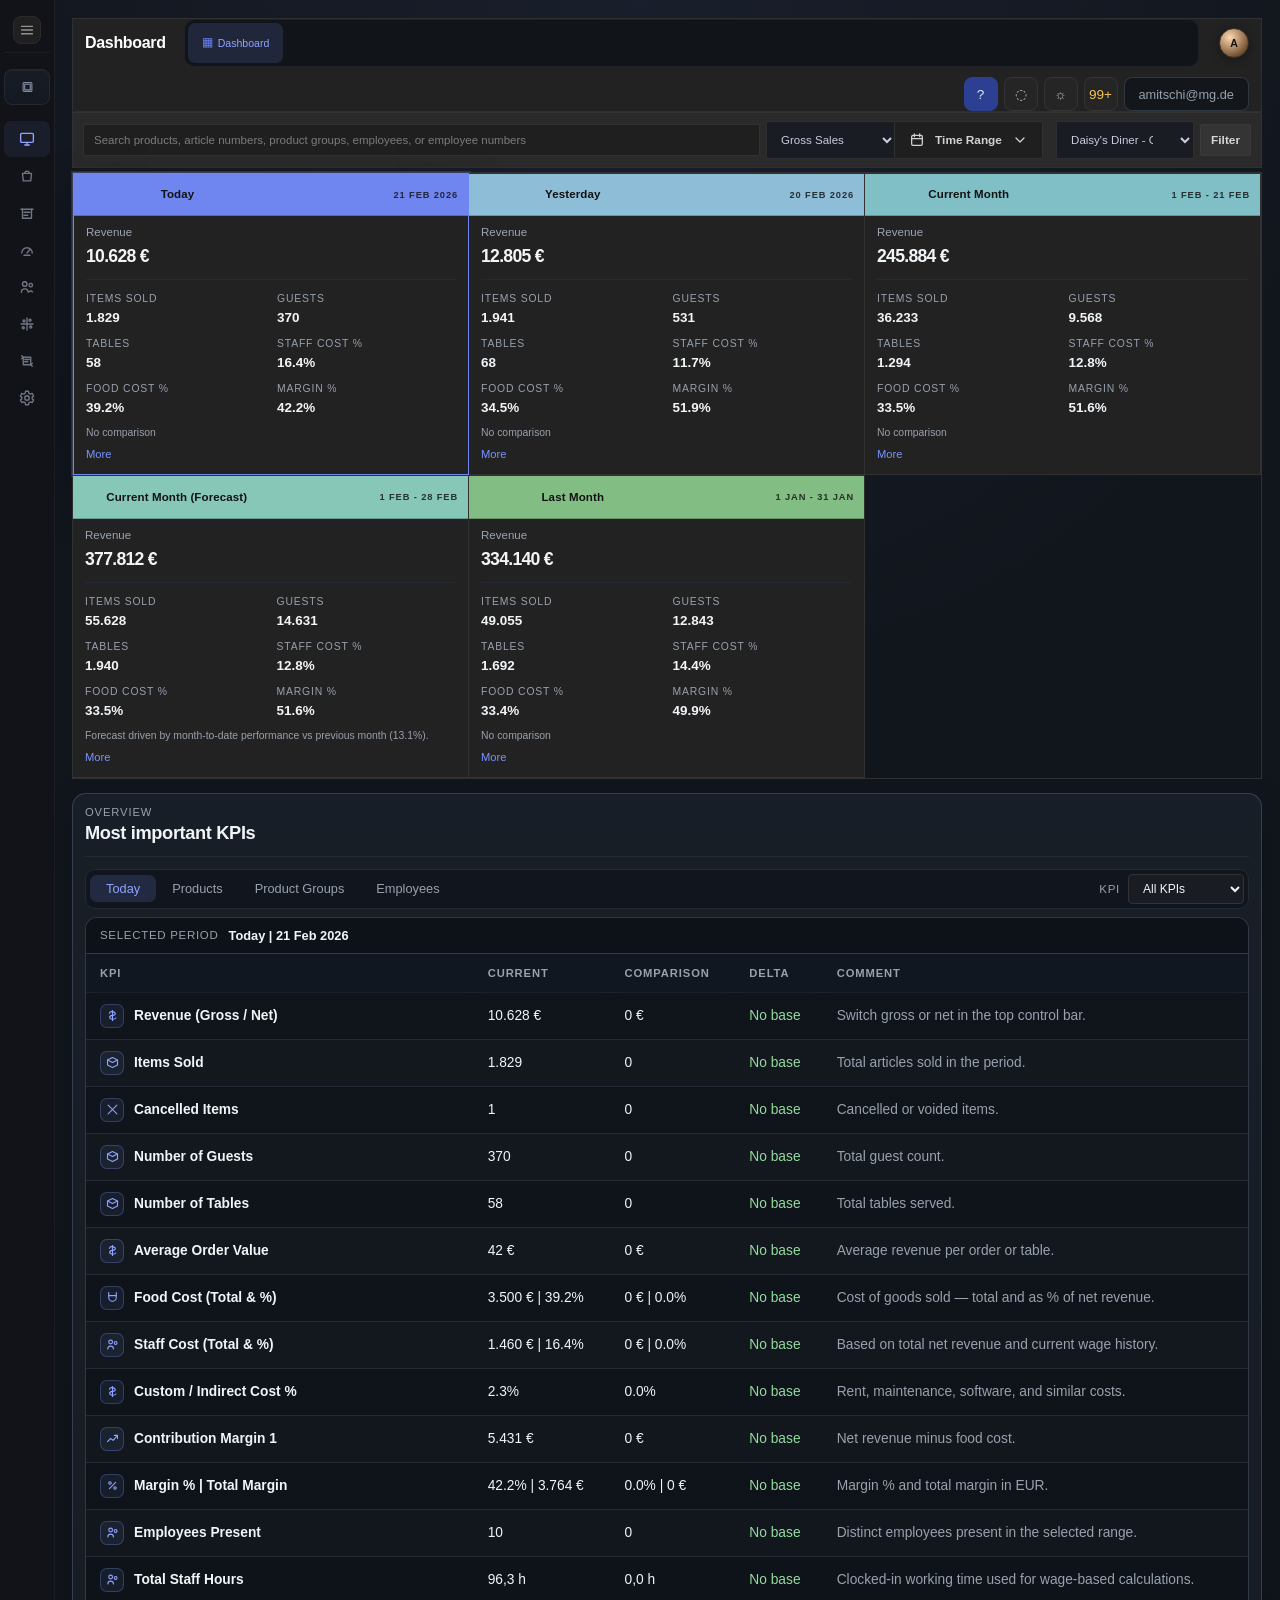
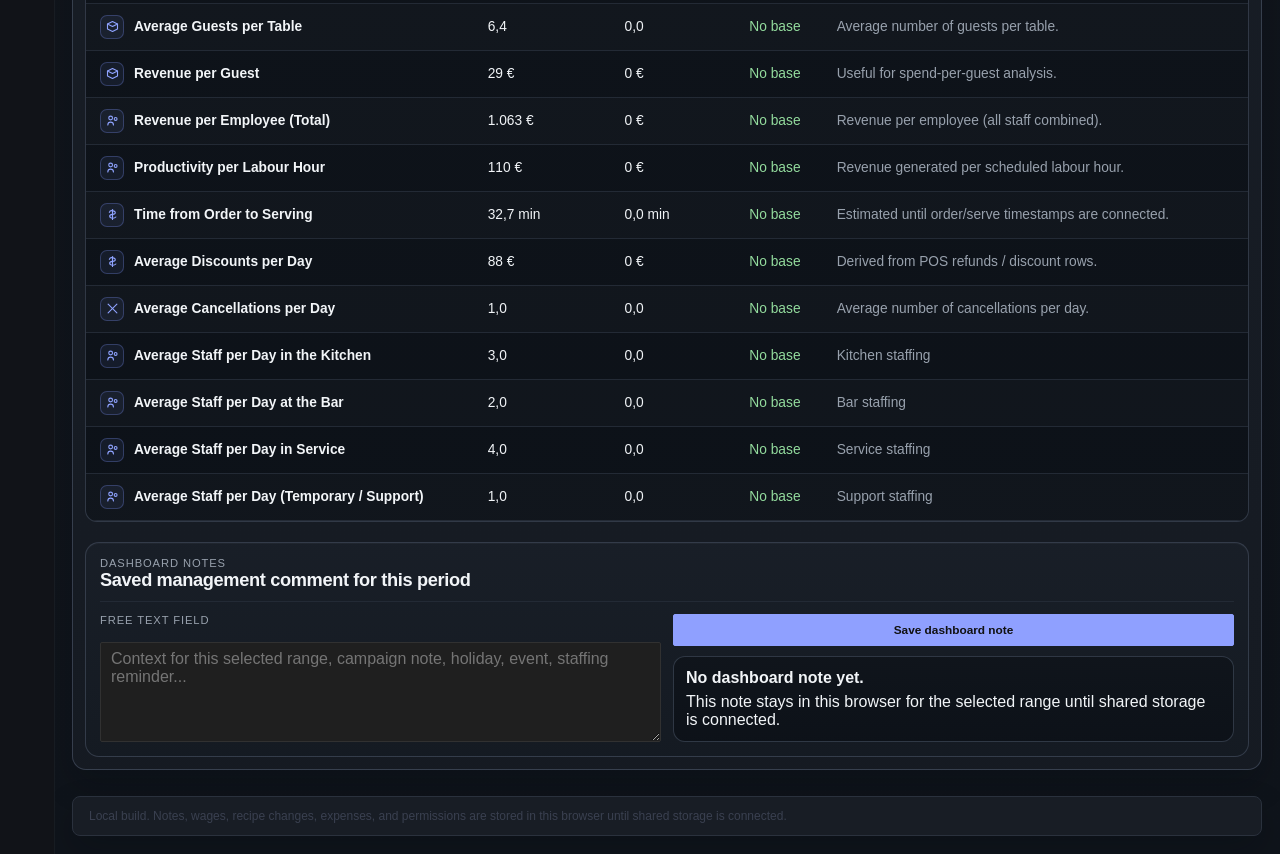
<file: index.html>
<!DOCTYPE html>
<html lang="en">
  <head>
    <meta charset="UTF-8" />
    <meta name="viewport" content="width=device-width, initial-scale=1.0" />
    <title>gastroboard</title>
    <link rel="stylesheet" href="./styles.css" />
  </head>
  <body class="sidebar-collapsed">
    <div class="app-shell">
      <button class="shell-menu-button" id="shell-menu-button" type="button" aria-label="Open menu">=</button>

      <aside class="sidebar" id="app-sidebar">
        <div class="sidebar-top">
          <button class="sidebar-toggle-button" id="sidebar-toggle-button" type="button" aria-label="Toggle sidebar">
            <svg width="16" height="16" viewBox="0 0 16 16" fill="none" aria-hidden="true">
              <rect x="1" y="3" width="14" height="1.5" rx="0.75" fill="currentColor"/>
              <rect x="1" y="7.25" width="14" height="1.5" rx="0.75" fill="currentColor"/>
              <rect x="1" y="11.5" width="14" height="1.5" rx="0.75" fill="currentColor"/>
            </svg>
          </button>
          <div class="sidebar-brand">
            <div class="sidebar-logo-icon">
              <svg width="32" height="32" viewBox="0 0 32 32" fill="none" aria-hidden="true">
                <rect width="32" height="32" rx="8" fill="#2e2f33"/>
                <circle cx="16" cy="9.5" r="3.9" fill="#ffffff"/>
                <path d="M9.4 27.2C9.7 19.9 12.5 16.2 16 16.2C19.5 16.2 22.3 19.9 22.6 27.2H9.4Z" fill="#d4440e"/>
                <path d="M10.7 18.2C12.3 16.7 19.7 16.7 21.3 18.2L16 22.1L10.7 18.2Z" fill="#ffffff"/>
                <path d="M13.2 16.8L16 20.3L18.8 16.8C17 16.2 15 16.2 13.2 16.8Z" fill="#2e2f33"/>
                <path d="M14 17.1L16 20.4V17.1H14Z" fill="#ffffff"/>
                <path d="M18 17.1L16 20.4V17.1H18Z" fill="#ffffff"/>
                <circle cx="16" cy="19.4" r="0.65" fill="#ffffff"/>
                <circle cx="16" cy="22.1" r="0.65" fill="#ffffff"/>
              </svg>
            </div>
            <div class="sidebar-brand-text">
              <span class="sidebar-brand-name">
                <span class="brand-gastro">gastro</span><span class="brand-board">board</span>
              </span>
            </div>
          </div>
        </div>

        <div class="sidebar-group">
          <button class="sidebar-section-toggle sidebar-restaurant-toggle" type="button" id="sidebar-restaurant-toggle">
            <span class="sidebar-section-icon" aria-hidden="true">
              <svg viewBox="0 0 24 24">
                <rect x="5" y="5" width="14" height="14" rx="1.5"></rect>
                <rect x="7.5" y="7.5" width="9" height="9" rx="0.5"></rect>
              </svg>
            </span>
            <span class="sidebar-restaurant-copy">
              <span class="sidebar-section-text">Restaurant</span>
              <span class="sidebar-restaurant-current" id="sidebar-restaurant-current">Daisy's Diner - Oyten</span>
            </span>
            <span class="sidebar-section-caret">⌄</span>
          </button>
          <div class="sidebar-sub-nav sidebar-restaurant-options" id="sidebar-restaurant-options"></div>
          <nav class="sidebar-nav" aria-label="Primary">

            <button class="sidebar-link sidebar-link--has-sub" data-page="dashboard" id="sidebar-dashboard-toggle">
              <span class="sidebar-link-icon" aria-hidden="true">
                <svg viewBox="0 0 24 24">
                  <rect x="3.5" y="4.5" width="17" height="12" rx="1.5"></rect>
                  <path d="M9 20h6"></path>
                  <path d="M12 16.5V20"></path>
                </svg>
              </span>
              <span>Dashboard</span>
              <span class="sidebar-link-caret">›</span>
            </button>
            <div class="sidebar-sub-nav sidebar-sub-open" id="sidebar-dashboard-sub">
              <button class="sidebar-sub-link" data-page="dashboard">
                <span class="sidebar-link-icon" aria-hidden="true">
                  <svg viewBox="0 0 24 24">
                    <rect x="4" y="4" width="6" height="6" rx="0.75"></rect>
                    <rect x="14" y="4" width="6" height="6" rx="0.75"></rect>
                    <rect x="4" y="14" width="6" height="6" rx="0.75"></rect>
                    <rect x="14" y="14" width="6" height="6" rx="0.75"></rect>
                  </svg>
                </span>
                <span>Tiles</span>
              </button>
              <button class="sidebar-sub-link" data-page="heatmap">
                <span class="sidebar-link-icon" aria-hidden="true">
                  <svg viewBox="0 0 24 24">
                    <path d="M4 17l5-5 4 3 7-8"></path>
                    <path d="M15 7h5v5"></path>
                  </svg>
                </span>
                <span>Grafik</span>
              </button>
              <button class="sidebar-sub-link" data-page="costs">
                <span class="sidebar-link-icon" aria-hidden="true">
                  <svg viewBox="0 0 24 24">
                    <path d="M5 7h14"></path>
                    <path d="M5 12h14"></path>
                    <path d="M5 17h14"></path>
                  </svg>
                </span>
                <span>P&amp;L</span>
              </button>
              <button class="sidebar-sub-link" data-page="trends">
                <span class="sidebar-link-icon" aria-hidden="true">
                  <svg viewBox="0 0 24 24">
                    <path d="M5 18L18 5"></path>
                    <path d="M12.5 5H18v5.5"></path>
                    <path d="M5 6l13 13"></path>
                    <path d="M18 13.5V19h-5.5"></path>
                  </svg>
                </span>
                <span>Trends</span>
              </button>
            </div>

            <button class="sidebar-link sidebar-link--has-sub" id="sidebar-food-toggle">
              <span class="sidebar-link-icon" aria-hidden="true">
                <svg viewBox="0 0 24 24">
                  <path d="M6 8.5h12l-1 10H7L6 8.5Z"></path>
                  <path d="M9 8.5a3 3 0 0 1 6 0"></path>
                </svg>
              </span>
              <span>Food</span>
              <span class="sidebar-link-caret">›</span>
            </button>
            <div class="sidebar-sub-nav sidebar-sub-open" id="sidebar-food-sub">
              <button class="sidebar-sub-link" data-page="explorer" data-mode="products">
                <span class="sidebar-link-icon" aria-hidden="true">
                  <svg viewBox="0 0 24 24">
                    <path d="M4 8l8-4 8 4-8 4-8-4Z"></path>
                    <path d="M4 8v8l8 4 8-4V8"></path>
                    <path d="M12 12v8"></path>
                  </svg>
                </span>
                <span>Products</span>
              </button>
              <button class="sidebar-sub-link" data-page="consumption">
                <span class="sidebar-link-icon" aria-hidden="true">
                  <svg viewBox="0 0 24 24">
                    <path d="M7 4v8a5 5 0 0 0 10 0V4"></path>
                    <path d="M7 9h10"></path>
                    <path d="M12 17v3"></path>
                    <path d="M9 20h6"></path>
                  </svg>
                </span>
                <span>Consumption</span>
              </button>
              <button class="sidebar-sub-link" data-page="purchasing">
                <span class="sidebar-link-icon" aria-hidden="true">
                  <svg viewBox="0 0 24 24">
                    <path d="M4 6h2l2 10h9l2-7H8"></path>
                    <circle cx="10" cy="20" r="1.25"></circle>
                    <circle cx="17" cy="20" r="1.25"></circle>
                  </svg>
                </span>
                <span>Purchasing</span>
              </button>
              <button class="sidebar-sub-link" data-page="recipes">
                <span class="sidebar-link-icon" aria-hidden="true">
                  <svg viewBox="0 0 24 24">
                    <path d="M7 4h10a2 2 0 0 1 2 2v14H7a2 2 0 0 1-2-2V6a2 2 0 0 1 2-2Z"></path>
                    <path d="M8 8h7"></path>
                    <path d="M8 12h8"></path>
                    <path d="M8 16h5"></path>
                  </svg>
                </span>
                <span>Recipes</span>
              </button>
            </div>

            <button class="sidebar-link sidebar-link--has-sub" id="sidebar-expenses-toggle">
              <span class="sidebar-link-icon" aria-hidden="true">
                <svg viewBox="0 0 24 24">
                  <path d="M4 7h16"></path>
                  <path d="M6 7v12h12V7"></path>
                  <path d="M8 11h8"></path>
                  <path d="M8 15h5"></path>
                </svg>
              </span>
              <span>Expenses</span>
              <span class="sidebar-link-caret">›</span>
            </button>
            <div class="sidebar-sub-nav sidebar-sub-open" id="sidebar-expenses-sub">
              <button class="sidebar-sub-link" data-page="costs">
                <span class="sidebar-link-icon" aria-hidden="true">
                  <svg viewBox="0 0 24 24">
                    <path d="M5 7h14"></path>
                    <path d="M5 12h14"></path>
                    <path d="M5 17h14"></path>
                  </svg>
                </span>
                <span>Indirect Expenses</span>
              </button>
            </div>

            <button class="sidebar-link" data-page="auslastung">
              <span class="sidebar-link-icon" aria-hidden="true">
                <svg viewBox="0 0 24 24">
                  <path d="M5 16a7 7 0 1 1 14 0"></path>
                  <path d="M12 16l4-5"></path>
                  <path d="M8 19h8"></path>
                </svg>
              </span>
              <span>Utilization</span>
            </button>
            <button class="sidebar-link" data-page="employees">
              <span class="sidebar-link-icon" aria-hidden="true">
                <svg viewBox="0 0 24 24">
                  <circle cx="9" cy="8" r="3"></circle>
                  <path d="M4.5 19a4.5 4.5 0 0 1 9 0"></path>
                  <circle cx="17" cy="9.5" r="2.25"></circle>
                  <path d="M14.5 18.5a3.6 3.6 0 0 1 5 0"></path>
                </svg>
              </span>
              <span>Employees</span>
            </button>
            <button class="sidebar-link" data-page="matrix">
              <span class="sidebar-link-icon" aria-hidden="true">
                <svg viewBox="0 0 24 24">
                  <path d="M12 4v16"></path>
                  <path d="M4 12h16"></path>
                  <circle cx="8" cy="8" r="1.4"></circle>
                  <circle cx="16" cy="7" r="1.4"></circle>
                  <circle cx="17" cy="16" r="1.4"></circle>
                  <circle cx="7" cy="17" r="1.4"></circle>
                </svg>
              </span>
              <span>Product Matrix</span>
            </button>
            <button class="sidebar-link" data-page="transactions">
              <span class="sidebar-link-icon" aria-hidden="true">
                <svg viewBox="0 0 24 24">
                  <path d="M7 7h10v10H7z"></path>
                  <path d="M9 10h6"></path>
                  <path d="M9 13h4"></path>
                  <path d="M5 5l2 2-2 2"></path>
                  <path d="M19 19l-2-2 2-2"></path>
                </svg>
              </span>
              <span>Bookings</span>
            </button>
            <button class="sidebar-link sidebar-link-settings" data-page="settings">
              <span class="sidebar-link-icon" aria-hidden="true">
                <svg viewBox="0 0 24 24">
                  <circle cx="12" cy="12" r="3"></circle>
                  <path d="M19 12a7 7 0 0 0-.1-1.2l2-1.5-2-3.4-2.4 1a7.4 7.4 0 0 0-2-1.1L14 3h-4l-.5 2.8a7.4 7.4 0 0 0-2 1.1l-2.4-1-2 3.4 2 1.5A7 7 0 0 0 5 12c0 .4 0 .8.1 1.2l-2 1.5 2 3.4 2.4-1a7.4 7.4 0 0 0 2 1.1L10 21h4l.5-2.8a7.4 7.4 0 0 0 2-1.1l2.4 1 2-3.4-2-1.5c.1-.4.1-.8.1-1.2Z"></path>
                </svg>
              </span>
              <span>Settings</span>
            </button>
          </nav>
        </div>

        <div class="sidebar-group sidebar-utilities">
          <div class="dataset-switcher sidebar-dataset-switcher">
            <button class="dataset-button active" data-dataset="live">CSV Data</button>
            <button class="dataset-button" data-dataset="scenario">Mock Demo</button>
          </div>

          <div class="user-pill">demo@gastroboard</div>
        </div>
      </aside>

      <div class="shell-backdrop" id="shell-backdrop"></div>

      <div class="app-content">
        <header class="topbar">
          <div class="topbar-main">
            <div class="dashboard-topline">
              <div class="page-heading">
                <span class="page-label">Restaurant intelligence</span>
                <strong id="page-title">Dashboard</strong>
              </div>

              <div class="dashboard-cluster-nav" id="dashboard-cluster-nav">
                <button class="dashboard-tab active" data-dashboard-page="dashboard">
                  <span class="dashboard-tab-icon">▦</span>
                  <span>Dashboard</span>
                </button>
              <button class="dashboard-tab" data-dashboard-page="costs" hidden>
                  <span class="dashboard-tab-icon">≡</span>
                  <span>P&amp;L</span>
                </button>
                <button class="dashboard-tab" data-dashboard-page="trends" hidden>
                  <span class="dashboard-tab-icon">⤴</span>
                  <span>Trends</span>
                </button>
              </div>

              <button class="top-avatar-chip" type="button" aria-label="Account">
                <span>A</span>
              </button>

              <label class="top-select mobile-page-picker" for="mobile-page-select">
                <span>Page</span>
                <select id="mobile-page-select"></select>
              </label>
            </div>

            <div class="topbar-actions">
              <button class="top-icon-button top-icon-help" type="button" aria-label="Help">?</button>
              <button class="top-icon-button" type="button" aria-label="History">◌</button>
              <button class="top-icon-button" type="button" aria-label="Settings">☼</button>
              <button class="top-icon-button top-icon-badge" type="button" aria-label="Notifications">
                <span>99+</span>
              </button>
              <div class="top-user-pill">amitschi@mg.de</div>
            </div>
          </div>

          <button id="toggle-filters" class="visually-hidden" type="button">Select Time Range</button>

          <div class="search-row">
            <div class="search-panel">
              <label class="search-shell" for="search-input">
                <span class="visually-hidden">Search and filter</span>
                <input
                  id="search-input"
                  type="search"
                  autocomplete="off"
                  placeholder="Search products, article numbers, product groups, employees, or employee numbers"
                />
              </label>
              <div class="suggestions-shell" id="search-suggestions"></div>
            </div>

            <label class="control-select utility-select utility-select-revenue">
              <span class="visually-hidden">Revenue</span>
              <select id="revenue-mode">
                <option value="gross">Gross Sales</option>
                <option value="net">Net Sales</option>
              </select>
            </label>

            <div class="time-range-menu-wrap">
              <button id="time-range-menu-button" class="utility-menu-button" type="button" aria-expanded="false" aria-controls="time-range-menu">
                <svg viewBox="0 0 24 24" aria-hidden="true">
                  <rect x="4" y="5" width="16" height="15" rx="2"></rect>
                  <path d="M8 3v4"></path>
                  <path d="M16 3v4"></path>
                  <path d="M4 10h16"></path>
                </svg>
                <span id="time-range-button-label">Time Range</span>
                <svg class="utility-menu-caret" viewBox="0 0 24 24" aria-hidden="true">
                  <path d="M6 15l6-6 6 6"></path>
                </svg>
              </button>
              <div id="time-range-menu" class="time-range-menu" role="menu"></div>
            </div>

            <label class="control-select utility-select utility-select-compare visually-hidden">
              <span class="visually-hidden">Compare period</span>
              <select id="compare-mode">
                <option value="none">No comparison</option>
                <option value="previous">vs. Previous Period</option>
                <option value="lastYear">vs. Same Period Last Year</option>
              </select>
            </label>

            <label class="control-select utility-select utility-select-market">
              <span class="visually-hidden">Restaurant</span>
              <select id="restaurant-select"></select>
            </label>

            <label class="control-select utility-select utility-select-preset visually-hidden">
              <span>Preset</span>
              <select id="range-preset"></select>
            </label>

            <button id="apply-search" class="control-button primary">Filter</button>
          </div>

          <div class="selected-filter-row">
            <div class="chip-strip" id="selected-filters"></div>
            <button id="clear-search" class="link-button">Clear filters</button>
          </div>

          <div class="filter-drawer" id="filter-drawer">
            <label class="control-select">
              <span>Preset</span>
              <select id="range-preset-drawer"></select>
            </label>

            <label class="control-select">
              <span>Start</span>
              <input id="start-date" type="date" />
            </label>

            <label class="control-select">
              <span>End</span>
              <input id="end-date" type="date" />
            </label>

            <label class="control-select">
              <span>Sort</span>
              <select id="table-sort">
                <option value="marginCents">Margin</option>
                <option value="grossRevenueCents">Revenue</option>
                <option value="units">Units</option>
                <option value="orders">Orders</option>
                <option value="tables">Tables</option>
                <option value="canceledUnits">Cancelled</option>
              </select>
            </label>

            <button id="apply-range" class="control-button primary">Apply</button>
            <button id="reset-range" class="control-button">Reset</button>
          </div>
        </header>

        <main class="dashboard-main">
          <section class="metric-strip" id="preset-grid"></section>

          <section class="workspace-panel">
            <section class="workspace-view active" data-view="dashboard">
              <div class="section-toolbar">
              <div class="section-title-group">
                <p class="section-caption">Overview</p>
                <h2>Most important KPIs</h2>
              </div>
            </div>

            <div class="dashboard-drilldown-bar">
              <div class="drilldown-tabs">
                <button class="drilldown-tab active" data-drilldown="today">Today</button>
                <button class="drilldown-tab" data-drilldown="products">Products</button>
                <button class="drilldown-tab" data-drilldown="groups">Product Groups</button>
                <button class="drilldown-tab" data-drilldown="employees">Employees</button>
              </div>
              <label class="drilldown-kpi-filter">
                <span>KPI</span>
                <select id="dashboard-kpi-filter">
                  <option value="all">All KPIs</option>
                  <option value="units">Units</option>
                  <option value="revenue">Revenue</option>
                  <option value="foodCost">Food Cost</option>
                  <option value="staffCost">Staff Cost</option>
                  <option value="margin">Margin</option>
                  <option value="marginPercent">Margin %</option>
                  <option value="cancelled">Cancelled</option>
                </select>
              </label>
            </div>
            <div id="dashboard-drilldown-content" class="table-shell"></div>

            <div class="panel-grid dashboard-grid">
              <article class="panel wide-panel dashboard-note-panel">
                <div class="panel-header">
                  <div>
                    <p class="section-caption">Dashboard notes</p>
                    <h3>Saved management comment for this period</h3>
                  </div>
                </div>
                <div class="panel-grid detail-grid">
                  <label class="control-select fill-width">
                    <span>Free text field</span>
                    <textarea id="dashboard-note-input" rows="4" placeholder="Context for this selected range, campaign note, holiday, event, staffing reminder..."></textarea>
                  </label>
                  <div class="note-editor">
                    <button id="save-dashboard-note" class="control-button primary" type="button">Save dashboard note</button>
                    <div id="dashboard-note-status" class="note-stack"></div>
                  </div>
                </div>
              </article>
            </div>
          </section>

          <section class="workspace-view" data-view="explorer">
            <div class="explorer-shell">
              <div class="explorer-topbar">
                <div class="explorer-range-title" id="explorer-range-title">Today</div>
                <div class="explorer-tabs" id="explorer-modes">
                  <button class="mode-switch active" data-mode="products">
                    <span class="explorer-tab-icon">▢</span>
                    <span>Products</span>
                  </button>
                  <button class="mode-switch" data-mode="categories">
                    <span class="explorer-tab-icon">▢</span>
                    <span>Product Group</span>
                  </button>
                  <button class="mode-switch" data-mode="team">
                    <span class="explorer-tab-icon">▢</span>
                    <span>Employees</span>
                  </button>
                </div>
              </div>

              <div class="explorer-subline">
                <div class="explorer-subline-active"></div>
              </div>

              <div class="explorer-section-title" id="explorer-title">Product</div>
            </div>

            <div id="explorer-highlight" class="explorer-highlight"></div>
            <div class="summary-row" id="explorer-summary"></div>
            <div id="explorer-table" class="table-shell"></div>
          </section>

          <section class="workspace-view" data-view="heatmap">
            <div class="section-toolbar">
              <div class="section-title-group">
                <p class="section-caption">Grafik</p>
                <h2 id="heatmap-range-title">Revenue and KPI development</h2>
              </div>

              <div class="toolbar-group graphic-date-range">
                <label class="control-select">
                  <span>From</span>
                  <input id="graphic-start-date" type="date" />
                </label>
                <label class="control-select">
                  <span>To</span>
                  <input id="graphic-end-date" type="date" />
                </label>
                <button id="apply-graphic-range" class="control-button">Apply</button>
              </div>
            </div>

            <div class="panel-grid graphic-layout">
              <article class="panel graphic-chart-panel">
                <div class="panel-header compact">
                  <div>
                    <p class="section-caption">Bar and line chart</p>
                    <h3 id="graphic-chart-title">Revenue by period</h3>
                  </div>
                </div>
                <div id="graphic-combo-chart" class="chart-shell combo-chart-shell"></div>
              </article>

              <aside class="panel graphic-kpi-panel">
                <div class="panel-header compact">
                  <div>
                    <p class="section-caption">KPI breakdown</p>
                    <h3 id="graphic-side-title">Selected range</h3>
                  </div>
                </div>
                <div id="graphic-kpi-list" class="kpi-list"></div>
              </aside>
            </div>
          </section>

          <section class="workspace-view" data-view="trends">
            <div class="section-toolbar">
              <div class="section-title-group">
                <p class="section-caption">Single KPI trend</p>
                <h2>Trend analysis</h2>
              </div>

              <div class="toolbar-group">
                <label class="control-select">
                  <span>KPI</span>
                  <select id="trend-metric-select"></select>
                </label>

                <label class="control-select">
                  <span>Grouping</span>
                  <select id="trend-preset-select"></select>
                </label>
              </div>
            </div>

            <article class="panel">
              <div id="trend-chart" class="chart-shell"></div>
              <div id="trend-summary" class="trend-summary"></div>
            </article>

            <div class="panel-grid trend-detail-grid">
              <article class="panel">
                <div class="panel-header">
                  <div>
                    <p class="section-caption">Selected period</p>
                    <h3 id="trend-detail-title">Click a period in the chart</h3>
                  </div>
                </div>
                <div id="trend-detail-panel" class="kpi-list"></div>
              </article>

              <article class="panel">
                <div class="panel-header">
                  <div>
                    <p class="section-caption">Table update</p>
                    <h3>Relevant KPIs for the selected period</h3>
                  </div>
                </div>
                <div id="trend-detail-table" class="table-shell"></div>
              </article>
            </div>
          </section>

          <section class="workspace-view" data-view="matrix">
            <div class="section-toolbar">
              <div class="section-title-group">
                <p class="section-caption">Product comparison</p>
                <h2>Eisenhower matrix</h2>
              </div>
            </div>

            <div class="panel-grid matrix-grid">
              <article class="panel">
                <div id="matrix-chart" class="chart-shell matrix-shell"></div>
              </article>

              <article class="panel">
                <div class="panel-header">
                  <div>
                    <p class="section-caption">Visibility</p>
                    <h3>Hide selected products</h3>
                  </div>
                </div>
                <div id="hidden-products" class="note-stack"></div>
                <div id="matrix-summary" class="note-stack"></div>
              </article>
            </div>
          </section>

          <section class="workspace-view" data-view="transactions">
            <div class="section-toolbar">
              <div class="section-title-group">
                <p class="section-caption">POS transactions</p>
                <h2>Transfers, corrections, and cancellations</h2>
              </div>
            </div>

            <div id="transactions-summary" class="summary-row"></div>
            <div id="transactions-table" class="table-shell"></div>
          </section>

          <section class="workspace-view" data-view="employees">
            <div class="section-toolbar">
              <div class="section-title-group">
                <p class="section-caption">Employees</p>
                <h2>Performance, wages, and groups</h2>
              </div>
            </div>

            <div class="panel-grid">
              <article class="panel">
                <div class="panel-header">
                  <div>
                    <p class="section-caption">Employee table</p>
                    <h3>Current hourly wage and group assignment</h3>
                  </div>
                </div>
                <div id="employees-table" class="table-shell"></div>
              </article>

              <article class="panel">
                <div class="panel-header">
                  <div>
                    <p class="section-caption">Edit employee</p>
                    <h3>Changes only apply from the selected date onward</h3>
                  </div>
                </div>
                <form id="employee-form" class="form-grid">
                  <label class="control-select">
                    <span>Employee</span>
                    <select id="employee-select"></select>
                  </label>
                  <label class="control-select">
                    <span>Group</span>
                    <select id="employee-group-select"></select>
                  </label>
                  <label class="control-select">
                    <span>Hourly wage (EUR)</span>
                    <input id="employee-wage-input" type="number" min="0" step="0.01" />
                  </label>
                  <label class="control-select">
                    <span>Effective from</span>
                    <input id="employee-effective-date" type="date" />
                  </label>
                  <label class="control-select full-span">
                    <span>Free text field</span>
                    <textarea id="employee-note-input" rows="3"></textarea>
                  </label>
                  <button id="save-employee" type="button" class="control-button primary">Save employee update</button>
                </form>
                <div id="employee-history" class="note-stack"></div>
              </article>
            </div>
          </section>

          <section class="workspace-view" data-view="consumption">
            <div class="section-toolbar">
              <div class="section-title-group">
                <p class="section-caption">Consumption</p>
                <h2>Expected vs actual ingredient usage</h2>
              </div>
            </div>

            <article class="panel">
              <div class="panel-header">
                <div>
                  <p class="section-caption">Ingredient consumption</p>
                  <h3>Recipe-based expected usage compared with actual usage</h3>
                </div>
              </div>
              <div id="consumption-page-table" class="table-shell"></div>
            </article>
          </section>

          <section class="workspace-view" data-view="purchasing">
            <div class="section-toolbar">
              <div class="section-title-group">
                <p class="section-caption">Purchasing / ingredients</p>
                <h2>Ingredient prices with history</h2>
              </div>
            </div>

            <div class="panel-grid">
              <article class="panel">
                <div class="panel-header">
                  <div>
                    <p class="section-caption">Ingredients</p>
                    <h3>Ingredient Group</h3>
                  </div>
                </div>
                <div id="purchasing-table" class="table-shell"></div>
              </article>

              <article class="panel">
                <div class="panel-header">
                  <div>
                    <p class="section-caption">Update price</p>
                    <h3>Historical prices stay unchanged</h3>
                  </div>
                </div>
                <form class="form-grid" id="ingredient-form">
                  <label class="control-select">
                    <span>Ingredient</span>
                    <select id="ingredient-select"></select>
                  </label>
                  <label class="control-select">
                    <span>Ingredient Group</span>
                    <input id="ingredient-group-input" type="text" />
                  </label>
                  <label class="control-select">
                    <span>Unit</span>
                    <select id="ingredient-unit-select"></select>
                  </label>
                  <label class="control-select">
                    <span>Purchase cost (EUR)</span>
                    <input id="ingredient-price-input" type="number" min="0" step="0.01" />
                  </label>
                  <label class="control-select">
                    <span>Valid from</span>
                    <input id="ingredient-effective-date" type="date" />
                  </label>
                  <button id="save-ingredient" type="button" class="control-button primary">Save price update</button>
                </form>
                <div id="ingredient-history" class="note-stack"></div>
              </article>
            </div>
          </section>

          <section class="workspace-view" data-view="recipes">
            <div class="section-toolbar">
              <div class="section-title-group">
                <p class="section-caption">Food recipes and consumption</p>
                <h2>Recipe costing</h2>
              </div>
            </div>

            <div class="panel-grid">
              <article class="panel">
                <div class="panel-header">
                  <div>
                    <p class="section-caption">Recipe builder</p>
                    <h3>Create or update menu item recipes</h3>
                  </div>
                </div>
                <form class="form-grid" id="recipe-form">
                  <label class="control-select">
                    <span>Menu item</span>
                    <select id="recipe-product-select"></select>
                  </label>
                  <label class="control-select">
                    <span>Ingredient</span>
                    <select id="recipe-ingredient-select"></select>
                  </label>
                  <label class="control-select">
                    <span>Unit</span>
                    <select id="recipe-unit-select"></select>
                  </label>
                  <label class="control-select">
                    <span>Quantity</span>
                    <input id="recipe-quantity-input" type="number" min="0" step="0.0001" />
                  </label>
                  <button id="add-recipe-line" type="button" class="control-button">Add line</button>
                  <button id="save-recipe" type="button" class="control-button primary">Save recipe</button>
                </form>
                <div id="recipe-lines" class="note-stack"></div>
                <div class="summary-row">
                  <button id="open-recipe-cost" class="control-button">Open purchase cost detail</button>
                </div>
              </article>

              <article class="panel">
                <div class="panel-header">
                  <div>
                    <p class="section-caption">Consumption</p>
                    <h3>Expected vs actual ingredient usage</h3>
                  </div>
                </div>
                <div id="consumption-table" class="table-shell"></div>
              </article>
            </div>
          </section>

          <section class="workspace-view" data-view="costs">
            <div class="section-toolbar">
              <div class="section-title-group">
                <p class="section-caption">P&amp;L</p>
                <h2>Monthly income statement</h2>
              </div>
            </div>

            <article class="panel pnl-panel">
              <div class="panel-header compact">
                <div>
                  <p class="section-caption">Editable monthly table</p>
                  <h3>January through December plus total</h3>
                </div>
              </div>
              <div id="expenses-table" class="table-shell pnl-table-shell"></div>
            </article>
          </section>

          <section class="workspace-view" data-view="auslastung">
            <div class="section-toolbar">
              <div class="section-title-group">
                <p class="section-caption">Utilization</p>
                <h2>Utilization</h2>
              </div>
            </div>
            <article class="panel">
              <div class="panel-header">
                <div>
                  <p class="section-caption">Coming soon</p>
                  <h3>Utilization overview</h3>
                </div>
              </div>
              <div class="placeholder-message">
                <p>This page is under construction. Staff and table utilization analytics will appear here.</p>
              </div>
            </article>
          </section>

          <section class="workspace-view" data-view="settings">
            <div class="section-toolbar">
              <div class="section-title-group">
                <p class="section-caption">Settings</p>
                <h2>User access and permissions</h2>
              </div>
            </div>

            <div class="panel-grid">
              <article class="panel">
                <div class="panel-header">
                  <div>
                    <p class="section-caption">Role matrix</p>
                    <h3>Grant access to individual areas</h3>
                  </div>
                </div>
                <div id="permissions-table" class="table-shell"></div>
              </article>

              <article class="panel">
                <div class="panel-header">
                  <div>
                    <p class="section-caption">Role preview</p>
                    <h3>Current role behavior</h3>
                  </div>
                </div>
                <div class="form-grid" style="padding: 12px 0 8px;">
                  <label class="control-select">
                    <span>Active role</span>
                    <select id="role-select"></select>
                  </label>
                </div>
                <div id="settings-summary" class="note-stack"></div>
              </article>
            </div>
          </section>
        </section>

        <footer class="footer-strip">
          Local build. Notes, wages, recipe changes, expenses, and permissions are stored in this browser until shared storage is connected.
        </footer>
        </main>
      </div>
    </div>

    <div class="modal-shell hidden" id="app-modal">
      <div class="modal-backdrop" data-close-modal="true"></div>
      <div class="modal-card">
        <div class="modal-header">
          <div>
            <p class="section-caption" id="modal-caption">Details</p>
            <h3 id="modal-title">Details</h3>
          </div>
          <button class="icon-button" id="close-modal" type="button">Close</button>
        </div>
        <div id="modal-body" class="modal-body"></div>
      </div>
    </div>

    <script src="./data/live-data.js"></script>
    <script src="./app.js"></script>
  </body>
</html>
</file>
<file: styles.css>
:root {
  --page-bg: #11151c;
  --shell: #181d25;
  --shell-alt: #141920;
  --panel: #1b212b;
  --panel-strong: #202733;
  --line: #2a313d;
  --line-soft: #232a35;
  --line-strong: #364154;
  --text: #f2f5f8;
  --muted: #98a1ad;
  --blue: #7c8ff4;
  --sky: #90c6eb;
  --teal: #88d4c4;
  --green: #8ed0a1;
  --olive: #98c686;
  --amber: #f0b45f;
  --success: #93db9d;
  --danger: #ff8f8f;
  --danger-soft: #592d2d;
  --warning: #ffb35c;
  --warning-soft: #59412a;
  --surface-red: rgba(212, 71, 71, 0.2);
  --surface-orange: rgba(212, 132, 71, 0.2);
  --glow-soft: rgba(124, 143, 244, 0.12);
  --shadow-soft: 0 14px 32px rgba(5, 9, 15, 0.22);
  --shadow-panel: 0 18px 42px rgba(5, 9, 15, 0.2);
  --font-ui: "Segoe UI Variable", "Segoe UI", Tahoma, sans-serif;
}

* {
  box-sizing: border-box;
}

html {
  scroll-behavior: smooth;
}

body {
  margin: 0;
  min-height: 100vh;
  background:
    radial-gradient(circle at top center, rgba(124, 143, 244, 0.07), transparent 28%),
    linear-gradient(180deg, #12161d 0%, #0f141b 100%);
  color: var(--text);
  font-family: var(--font-ui);
  overflow-x: hidden;
}

.app-shell,
.topbar,
.dashboard-main,
.workspace-panel,
.panel-grid,
.panel,
.topbar-main,
.brand-cluster,
.topbar-actions,
.search-row,
.search-panel,
.control-row,
.selected-filter-row,
.section-toolbar,
.summary-row,
.trend-summary {
  min-width: 0;
}

button,
input,
select,
textarea {
  font: inherit;
}

button {
  cursor: pointer;
}

textarea {
  resize: vertical;
}

.visually-hidden {
  position: absolute;
  width: 1px;
  height: 1px;
  padding: 0;
  margin: -1px;
  overflow: hidden;
  clip: rect(0, 0, 0, 0);
  white-space: nowrap;
  border: 0;
}

.app-shell {
  max-width: 1680px;
  margin: 0 auto;
  padding: clamp(10px, 2vw, 18px);
}

.topbar,
.workspace-panel,
.footer-strip,
.panel,
.metric-card,
.modal-card {
  background: var(--shell);
  border: 1px solid var(--line);
  border-radius: 8px;
  box-shadow: var(--shadow-soft);
}

.topbar {
  padding: 18px 22px 18px;
  background: linear-gradient(180deg, rgba(24, 29, 37, 0.98), rgba(21, 26, 34, 0.98));
  border-color: rgba(65, 76, 94, 0.7);
}

.topbar-main,
.brand-cluster,
.topbar-actions,
.control-row,
.search-row,
.selected-filter-row,
.status-row,
.section-toolbar,
.summary-row,
.trend-summary,
.segmented-control,
.toolbar-group,
.modal-header {
  display: flex;
  align-items: center;
  gap: 12px;
  flex-wrap: wrap;
}

.topbar-main,
.section-toolbar,
.selected-filter-row,
.status-row,
.modal-header {
  justify-content: space-between;
}

.topbar-main {
  display: grid;
  grid-template-columns: minmax(0, 1fr) auto;
  gap: 14px 18px;
  align-items: start;
}

.brand-cluster {
  display: grid;
  grid-template-columns: 1fr;
  gap: 10px;
  min-width: 0;
  align-items: start;
}

.brand-cluster > .page-heading {
  order: 1;
}

.brand-cluster > .primary-nav {
  order: 2;
}

.brand-mark {
  position: relative;
  padding-left: 14px;
  color: #ffffff;
  font-size: 1.42rem;
  font-weight: 750;
  letter-spacing: -0.03em;
  white-space: nowrap;
}

.brand-mark::before {
  content: "";
  position: absolute;
  left: 0;
  top: 50%;
  width: 8px;
  height: 8px;
  border-radius: 999px;
  background: var(--blue);
  transform: translateY(-50%);
}

.page-heading {
  display: flex;
  align-items: center;
  justify-content: center;
  gap: 2px;
  flex: 0 0 auto;
  align-self: center;
}

.mobile-page-picker {
  display: none !important;
}

.page-label,
.top-select span,
.control-select span,
.status-chip span,
.section-caption,
thead th,
.metric-card-head,
.metric-stat span,
.summary-chip span,
.entity-subtitle,
.heatmap-legend,
.trend-summary,
.form-note,
.status-badge {
  color: var(--muted);
  font-size: 0.7rem;
  letter-spacing: 0.08em;
  text-transform: uppercase;
}

.topbar .page-label {
  display: none;
}

#page-title,
.section-title-group h2,
.panel-header h3,
.modal-header h3 {
  margin: 0;
  font-size: 1.14rem;
  font-weight: 700;
  letter-spacing: -0.02em;
}

.primary-nav {
  display: flex;
  gap: 6px;
  min-width: 0;
  flex-wrap: wrap;
  overflow: visible;
  padding: 6px;
  background: rgba(11, 16, 23, 0.82);
  border: 1px solid rgba(255, 255, 255, 0.05);
  border-radius: 14px;
}

.primary-nav::-webkit-scrollbar {
  display: none;
}

.nav-link {
  position: relative;
  padding: 9px 10px;
  border: 1px solid transparent;
  border-radius: 10px;
  background: transparent;
  color: var(--muted);
  font-weight: 600;
  font-size: 0.84rem;
  white-space: nowrap;
  flex: 0 0 auto;
}

.nav-link::after {
  display: none;
}

.nav-link:hover,
.nav-link.active {
  color: var(--text);
  background: linear-gradient(180deg, rgba(124, 143, 244, 0.14), rgba(124, 143, 244, 0.08));
  border-color: rgba(124, 143, 244, 0.22);
  box-shadow: inset 0 1px 0 rgba(255, 255, 255, 0.04);
}

.nav-link.active::after {
  background: var(--blue);
}

.topbar-actions {
  justify-content: flex-end;
  min-width: 0;
  gap: 8px;
  align-items: center;
  align-self: start;
}

.top-select,
.control-select {
  display: grid;
  gap: 5px;
  min-width: min(180px, 100%);
}

.top-select select,
.search-shell input,
.control-select input,
.control-select select,
.control-select textarea {
  width: 100%;
  min-height: 42px;
  padding: 10px 14px;
  background: linear-gradient(180deg, rgba(16, 21, 28, 0.88), rgba(13, 18, 25, 0.88));
  border: 1px solid rgba(67, 77, 93, 0.8);
  border-radius: 10px;
  color: var(--text);
  outline: none;
  transition: border-color 140ms ease, box-shadow 140ms ease, transform 140ms ease;
}

.top-select select:focus,
.search-shell input:focus,
.control-select input:focus,
.control-select select:focus,
.control-select textarea:focus {
  border-color: #6f83d8;
  box-shadow: 0 0 0 3px rgba(124, 143, 244, 0.12);
}

.dataset-switcher,
.section-tabs,
.segmented-control {
  display: inline-flex;
  gap: 4px;
  padding: 3px;
  border: 1px solid var(--line-soft);
  border-radius: 999px;
  background: rgba(12, 17, 24, 0.9);
  box-shadow: inset 0 1px 0 rgba(255, 255, 255, 0.03);
}

.dataset-button,
.mode-switch,
.heat-switch,
.control-button,
.icon-button {
  border: 1px solid transparent;
  border-radius: 6px;
}

.dataset-button,
.mode-switch,
.heat-switch {
  padding: 8px 12px;
  background: transparent;
  color: var(--muted);
  white-space: nowrap;
  border-radius: 999px;
  transition: background 140ms ease, border-color 140ms ease, color 140ms ease;
}

.dataset-button:hover,
.dataset-button.active,
.mode-switch:hover,
.mode-switch.active,
.heat-switch:hover,
.heat-switch.active {
  color: var(--text);
  background: var(--panel-strong);
  border-color: var(--line);
}

.control-button,
.icon-button {
  min-height: 42px;
  padding: 0 16px;
  background: linear-gradient(180deg, rgba(17, 22, 29, 0.98), rgba(13, 18, 25, 0.98));
  color: var(--text);
  border-color: rgba(67, 77, 93, 0.8);
  transition: transform 140ms ease, border-color 140ms ease, background 140ms ease, box-shadow 140ms ease;
}

.control-button.primary {
  background: linear-gradient(180deg, #92a1ff 0%, #7f91f5 100%);
  color: #10141b;
  font-weight: 700;
  border-color: #8fa0ff;
  box-shadow: 0 10px 24px rgba(124, 143, 244, 0.24);
}

.control-button:hover,
.icon-button:hover,
.control-button:focus-visible,
.icon-button:focus-visible {
  transform: translateY(-1px);
  border-color: rgba(124, 143, 244, 0.34);
  outline: none;
}

.control-button.primary:hover,
.control-button.primary:focus-visible {
  box-shadow: 0 14px 28px rgba(124, 143, 244, 0.32);
}

.icon-button {
  min-width: 86px;
}

.link-button {
  padding: 0;
  border: 0;
  background: transparent;
  color: var(--sky);
}

.user-pill {
  padding: 9px 12px;
  border: 1px solid rgba(67, 77, 93, 0.72);
  border-radius: 999px;
  color: var(--muted);
  font-size: 0.82rem;
  white-space: nowrap;
  max-width: 100%;
  background: rgba(11, 16, 23, 0.8);
}

.search-row {
  margin-top: 18px;
  align-items: center;
  padding: 14px;
  background: linear-gradient(180deg, rgba(15, 20, 27, 0.7), rgba(13, 18, 24, 0.66));
  border: 1px solid rgba(255, 255, 255, 0.05);
  border-radius: 14px;
}

.search-panel {
  position: relative;
  flex: 1 1 680px;
  min-width: 0;
}

.search-shell {
  display: block;
}

.suggestions-shell {
  position: absolute;
  top: calc(100% + 6px);
  left: 0;
  right: 0;
  z-index: 6;
  display: none;
  max-height: 260px;
  overflow: auto;
  background: #11161d;
  border: 1px solid var(--line);
  border-radius: 8px;
  box-shadow: 0 14px 30px rgba(0, 0, 0, 0.35);
}

.suggestions-shell.has-results {
  display: block;
}

.suggestion-item {
  width: 100%;
  padding: 12px 14px;
  border: 0;
  background: transparent;
  color: var(--text);
  text-align: left;
}

.suggestion-item:hover {
  background: var(--panel-strong);
}

.selected-filter-row {
  margin-top: 8px;
  min-height: 18px;
}

.selected-filter-row.is-empty {
  display: none;
}

.chip-strip,
.note-stack,
.kpi-list {
  display: grid;
  gap: 10px;
}

.chip-strip {
  grid-template-columns: repeat(auto-fit, minmax(160px, max-content));
  align-items: start;
  width: 100%;
}

.filter-chip,
.summary-chip,
.status-badge,
.inline-tag {
  display: inline-flex;
  align-items: center;
  gap: 8px;
  padding: 8px 10px;
  background: rgba(11, 16, 23, 0.88);
  border: 1px solid rgba(67, 77, 93, 0.6);
  border-radius: 999px;
  color: var(--muted);
  font-size: 0.82rem;
}

.chip-remove {
  padding: 0;
  border: 0;
  background: transparent;
  color: var(--muted);
}

.control-row {
  margin-top: 10px;
  padding: 12px 14px;
  background: linear-gradient(180deg, rgba(16, 21, 28, 0.36), rgba(13, 18, 24, 0.28));
  border: 1px solid rgba(255, 255, 255, 0.04);
  border-radius: 14px;
}

.control-row > .control-select {
  flex: 1 1 220px;
}

.filter-drawer {
  display: none;
  margin-top: 12px;
  padding: 14px;
  gap: 12px;
  align-items: end;
  flex-wrap: wrap;
  background: linear-gradient(180deg, rgba(12, 17, 24, 0.9), rgba(11, 15, 21, 0.92));
  border: 1px solid rgba(67, 77, 93, 0.72);
  border-radius: 14px;
  box-shadow: var(--shadow-soft);
}

.filter-drawer.open {
  display: flex;
}

.time-range-menu-wrap {
  position: relative;
  flex: 0 0 auto;
}

.utility-menu-button {
  display: inline-flex;
  align-items: center;
  gap: 10px;
  min-height: 38px;
  padding: 0 14px;
  border: 1px solid #313131;
  border-radius: 2px;
  background: #1f1f1f;
  color: #d2d2d2;
  font: inherit;
  font-size: 0.74rem;
  font-weight: 600;
  white-space: nowrap;
  cursor: pointer;
}

.utility-menu-button:hover,
.utility-menu-button[aria-expanded="true"] {
  background: #252525;
  color: #ffffff;
}

.utility-menu-button svg {
  width: 16px;
  height: 16px;
  fill: none;
  stroke: currentColor;
  stroke-width: 1.9;
  stroke-linecap: round;
  stroke-linejoin: round;
}

.utility-menu-caret {
  transition: transform 150ms ease;
}

.utility-menu-button[aria-expanded="false"] .utility-menu-caret {
  transform: rotate(180deg);
}

.time-range-menu {
  position: absolute;
  top: calc(100% + 6px);
  right: 0;
  z-index: 40;
  display: none;
  width: min(92vw, 720px);
  padding: 14px 0 0;
  border: 1px solid #303030;
  background: #222222;
  box-shadow: 0 24px 48px rgba(0, 0, 0, 0.42);
}

.time-range-menu.open {
  display: block;
}

.time-range-menu-section {
  display: grid;
  gap: 2px;
  padding: 8px 0 14px;
  border-bottom: 1px solid #3a3a3a;
}

.time-range-menu-section:first-child {
  padding-top: 0;
}

.time-range-menu-section:last-child {
  border-bottom: 0;
}

.time-range-menu-item {
  display: grid;
  grid-template-columns: 34px 1fr;
  align-items: center;
  gap: 8px;
  width: 100%;
  min-height: 38px;
  padding: 0 24px;
  border: 0;
  background: transparent;
  color: #d1d1d1;
  text-align: left;
  font: inherit;
  font-size: 0.9rem;
  cursor: pointer;
}

.time-range-menu-item:hover,
.time-range-menu-item.active {
  color: #6f9aff;
}

.time-range-check {
  color: #6f9aff;
  font-size: 1rem;
  opacity: 0;
}

.time-range-menu-item.active .time-range-check {
  opacity: 1;
}

.time-range-menu-muted .time-range-menu-item {
  color: #7c7c7c;
  cursor: default;
}

.time-range-gear {
  color: #8a8a8a;
  font-size: 1rem;
}

.status-row {
  margin-top: 10px;
  align-items: stretch;
  gap: 8px;
  opacity: 0.82;
}

.status-chip {
  min-width: 0;
  flex: 0 1 auto;
  padding: 0;
  background: transparent;
  border: 0;
  border-radius: 0;
}

.status-chip::after {
  content: "•";
  margin-left: 8px;
  color: var(--line-strong);
}

.status-chip:last-child::after {
  display: none;
}

.status-chip strong {
  display: inline;
  margin-top: 0;
  font-size: 0.9rem;
  font-weight: 600;
  color: #cfd6df;
}

.dashboard-main {
  margin-top: 14px;
  display: grid;
  gap: 14px;
}

.metric-strip {
  display: grid;
  grid-template-columns: repeat(5, minmax(0, 1fr));
  gap: 12px;
}

.metric-card {
  position: relative;
  min-height: 220px;
  padding: 14px 16px 15px;
  background: linear-gradient(180deg, rgba(29, 35, 45, 0.98), rgba(24, 30, 39, 0.98));
  overflow: hidden;
  border-color: rgba(67, 77, 93, 0.74);
  border-radius: 14px;
  box-shadow: var(--shadow-panel);
}

.metric-card::before {
  content: "";
  position: absolute;
  inset: 0 0 auto 0;
  height: 3px;
  background: var(--card-accent, var(--blue));
}

.metric-card-head {
  display: flex;
  justify-content: space-between;
  gap: 12px;
}

.metric-title {
  color: var(--text);
  font-size: 0.85rem;
  font-weight: 600;
  text-transform: none;
  letter-spacing: 0;
}

.metric-date {
  text-align: right;
}

.metric-label {
  margin-top: 10px;
  color: var(--muted);
  font-size: 0.78rem;
}

.metric-value {
  margin-top: 6px;
  font-size: 2.12rem;
  font-weight: 760;
  letter-spacing: -0.04em;
}

.metric-grid {
  display: grid;
  grid-template-columns: repeat(2, minmax(0, 1fr));
  gap: 12px 14px;
  margin-top: 14px;
  padding-top: 12px;
  border-top: 1px solid var(--line-soft);
}

.metric-stat strong {
  display: block;
  margin-top: 4px;
  color: var(--text);
  font-size: 0.96rem;
}

.metric-delta {
  margin-top: 12px;
  color: var(--muted);
  font-size: 0.78rem;
}

.metric-more {
  margin-top: 10px;
  padding: 0;
  border: 0;
  background: transparent;
  color: #8db7ff;
  font-size: 0.82rem;
}

.workspace-panel {
  margin-top: 14px;
  padding: clamp(10px, 1.5vw, 12px);
  background: linear-gradient(180deg, rgba(25, 31, 40, 0.98), rgba(22, 27, 35, 0.98));
  border-color: rgba(67, 77, 93, 0.72);
  border-radius: 14px;
}

.workspace-view {
  display: none;
}

.workspace-view.active {
  display: block;
}

.section-toolbar {
  padding-bottom: 12px;
  border-bottom: 1px solid var(--line-soft);
}

.section-title-group,
.panel-header {
  display: grid;
  gap: 4px;
}

.section-caption {
  margin: 0;
}

.panel-grid {
  display: grid;
  gap: 12px;
  margin-top: 12px;
}

.dashboard-grid {
  grid-template-columns: 1.1fr 0.9fr;
}

.dashboard-kpi-panel {
  background: linear-gradient(180deg, rgba(27, 33, 43, 0.98), rgba(22, 27, 36, 0.98));
}

.wide-panel {
  grid-column: 1 / -1;
}

.panel {
  padding: clamp(12px, 1.5vw, 14px);
  background: linear-gradient(180deg, rgba(25, 31, 40, 0.98), rgba(21, 27, 35, 0.98));
  border-color: rgba(67, 77, 93, 0.66);
  border-radius: 14px;
}

.panel-header.compact {
  margin-bottom: 10px;
}

.kpi-list {
  grid-template-columns: repeat(auto-fit, minmax(280px, 1fr));
  gap: 14px;
}

.dashboard-kpi-groups {
  display: grid;
  grid-template-columns: repeat(2, minmax(0, 1fr));
  gap: 16px;
}

.dashboard-kpi-group {
  display: grid;
  gap: 12px;
  padding: 16px;
  background: linear-gradient(180deg, rgba(14, 19, 26, 0.88), rgba(12, 17, 23, 0.82));
  border: 1px solid rgba(255, 255, 255, 0.06);
  border-radius: 12px;
  align-content: start;
}

.dashboard-kpi-grid {
  display: grid;
  grid-template-columns: repeat(2, minmax(0, 1fr));
  gap: 12px;
}

.dashboard-kpi-group-labour .dashboard-kpi-grid {
  grid-template-columns: repeat(3, minmax(0, 1fr));
}

.dashboard-kpi-group-profitability .dashboard-kpi-grid,
.dashboard-kpi-group-guests .dashboard-kpi-grid {
  grid-template-columns: repeat(2, minmax(0, 1fr));
}

.dashboard-kpi-group-profitability .kpi-item {
  min-height: 136px;
}

.kpi-group-head {
  display: grid;
  gap: 0;
  padding-bottom: 10px;
  border-bottom: 1px solid rgba(255, 255, 255, 0.05);
}

.kpi-group-head h4 {
  margin: 0;
  font-size: 1.02rem;
  font-weight: 700;
  letter-spacing: -0.01em;
}

.kpi-item {
  min-height: 126px;
  padding: 16px 16px 14px;
  background: linear-gradient(180deg, rgba(17, 22, 29, 0.98), rgba(13, 18, 25, 0.98));
  border: 1px solid var(--line-soft);
  border-radius: 10px;
  box-shadow: inset 0 1px 0 rgba(255, 255, 255, 0.03);
}

.kpi-item-head {
  display: flex;
  align-items: flex-start;
  justify-content: space-between;
  gap: 10px;
}

.kpi-label {
  display: block;
  color: var(--muted);
  font-size: 0.73rem;
  letter-spacing: 0.06em;
  text-transform: uppercase;
  line-height: 1.35;
}

.kpi-info {
  display: inline-flex;
  align-items: center;
  justify-content: center;
  width: 18px;
  height: 18px;
  border: 1px solid var(--line-strong);
  border-radius: 999px;
  color: #cdd6e1;
  font-size: 0.72rem;
  font-weight: 700;
  line-height: 1;
  flex: 0 0 auto;
}

.kpi-info:hover,
.kpi-info:focus-visible {
  border-color: #7c8ff4;
  color: #ffffff;
  outline: none;
}

.kpi-item strong {
  display: block;
  margin-top: 12px;
  font-size: 1.62rem;
  line-height: 1.15;
  letter-spacing: -0.03em;
}

.kpi-item small {
  display: block;
  margin-top: 5px;
  color: var(--muted);
}

.table-shell {
  overflow: auto;
  border: 1px solid rgba(67, 77, 93, 0.66);
  border-radius: 12px;
  background: linear-gradient(180deg, rgba(16, 21, 28, 0.98), rgba(13, 18, 25, 0.98));
  -webkit-overflow-scrolling: touch;
}

table {
  width: 100%;
  min-width: 1080px;
  border-collapse: collapse;
}

thead th {
  position: sticky;
  top: 0;
  z-index: 1;
  padding: 13px 14px;
  background: rgba(18, 24, 34, 0.98);
  text-align: left;
  backdrop-filter: blur(8px);
}

th,
td {
  padding: 11px 14px;
  border-bottom: 1px solid var(--line-soft);
  font-size: 0.86rem;
  vertical-align: middle;
}

tbody tr:hover {
  background: rgba(27, 35, 46, 0.82);
}

.entity-cell {
  display: flex;
  align-items: center;
  gap: 10px;
}

.entity-icon,
.kpi-table-icon {
  display: inline-flex;
  align-items: center;
  justify-content: center;
  width: 24px;
  height: 24px;
  flex: 0 0 24px;
  border: 1px solid rgba(127, 149, 255, 0.28);
  border-radius: 7px;
  background: rgba(127, 149, 255, 0.08);
  color: #8fa3ff;
}

.entity-icon svg,
.kpi-table-icon svg {
  width: 15px;
  height: 15px;
  display: block;
  fill: none;
  stroke: currentColor;
  stroke-width: 1.8;
  stroke-linecap: round;
  stroke-linejoin: round;
}

.entity-icon-categories {
  color: #72c5bd;
  border-color: rgba(114, 197, 189, 0.28);
  background: rgba(114, 197, 189, 0.08);
}

.entity-icon-team {
  color: #f2b46f;
  border-color: rgba(242, 180, 111, 0.3);
  background: rgba(242, 180, 111, 0.08);
}

.kpi-table-label {
  display: flex;
  align-items: center;
  gap: 10px;
}

.rank-pill {
  width: 28px;
  height: 28px;
  flex: 0 0 28px;
  display: grid;
  place-items: center;
  border: 1px solid var(--line);
  border-radius: 6px;
  background: #10151c;
  color: var(--muted);
  font-size: 0.78rem;
}

.entity-cell strong {
  display: block;
  font-size: 0.9rem;
}

.entity-subtitle {
  margin-top: 2px;
}

.muted-cell {
  color: var(--muted);
}

.value-positive {
  color: var(--success);
}

.value-negative {
  color: var(--danger);
}

.warning-cell {
  color: var(--warning);
}

.share-cell,
.mini-bar-cell {
  min-width: 110px;
}

.share-cell strong,
.mini-bar-cell strong {
  display: block;
  margin-bottom: 5px;
}

.share-track {
  height: 6px;
  border-radius: 999px;
  background: #0f141b;
  overflow: hidden;
}

.share-fill {
  height: 100%;
  border-radius: inherit;
  background: linear-gradient(90deg, var(--blue), var(--teal));
}

.transaction-transfer td {
  background: rgba(255, 179, 92, 0.08);
}

.transaction-cancellation td {
  background: rgba(255, 143, 143, 0.08);
}

.heatmap-layout,
.trend-detail-grid,
.matrix-grid,
.detail-grid {
  grid-template-columns: repeat(2, minmax(0, 1fr));
}

.detail-panel {
  margin-top: 12px;
}

.fill-width,
.full-span {
  width: 100%;
}

.full-span {
  grid-column: 1 / -1;
}

.note-editor {
  display: grid;
  gap: 10px;
}

.heatmap-legend {
  justify-content: space-between;
  margin: 14px 0 12px;
}

.heatmap-grid {
  display: grid;
  gap: 6px;
  overflow-x: auto;
  padding-bottom: 4px;
}

.heatmap-header-row,
.heatmap-row {
  display: grid;
  grid-template-columns: 82px repeat(7, minmax(90px, 1fr));
  gap: 5px;
  align-items: center;
}

.heat-label,
.heat-hour {
  color: var(--muted);
  font-size: 0.74rem;
}

.heat-hour {
  text-align: center;
}

.heat-cell {
  min-height: 74px;
  padding: 10px 8px;
  border-radius: 6px;
  border: 1px solid rgba(255, 255, 255, 0.04);
  color: var(--text);
  display: grid;
  gap: 6px;
  align-content: start;
}

.heat-cell strong {
  font-size: 0.96rem;
}

.heat-note-badge {
  justify-self: start;
  padding: 2px 7px;
  border-radius: 999px;
  background: rgba(255, 255, 255, 0.12);
  font-size: 0.72rem;
  color: var(--text);
}

.chart-shell {
  min-height: 340px;
}

.chart-shell svg {
  width: 100%;
  height: 340px;
  display: block;
}

.matrix-shell svg {
  height: 420px;
}

.trend-pill {
  min-width: 180px;
  padding: 12px 13px;
  background: linear-gradient(180deg, rgba(16, 21, 28, 0.98), rgba(13, 18, 25, 0.98));
  border: 1px solid rgba(67, 77, 93, 0.64);
  border-radius: 12px;
  color: var(--muted);
  font-size: 0.82rem;
}

.trend-pill strong {
  display: block;
  margin-top: 5px;
  color: var(--text);
}

.note-card {
  padding: 12px;
  background: linear-gradient(180deg, rgba(16, 21, 28, 0.98), rgba(13, 18, 25, 0.98));
  border: 1px solid rgba(67, 77, 93, 0.64);
  border-radius: 12px;
}

.note-card strong {
  display: block;
  margin-bottom: 6px;
}

.status-badge {
  border-radius: 999px;
}

.status-badge.has-note {
  color: var(--warning);
  border-color: var(--warning-soft);
}

.form-grid {
  display: grid;
  grid-template-columns: repeat(2, minmax(0, 1fr));
  gap: 12px;
}

.footer-strip {
  margin-top: 12px;
  padding: 12px 14px;
  color: var(--muted);
  font-size: 0.84rem;
  line-height: 1.5;
}

code {
  padding: 1px 5px;
  border-radius: 4px;
  background: #10151c;
  border: 1px solid var(--line-soft);
  color: var(--text);
}

.modal-shell.hidden {
  display: none;
}

.modal-shell {
  position: fixed;
  inset: 0;
  z-index: 20;
}

.modal-backdrop {
  position: absolute;
  inset: 0;
  background: rgba(7, 10, 14, 0.7);
  backdrop-filter: blur(2px);
}

.modal-card {
  position: relative;
  z-index: 1;
  width: min(960px, calc(100vw - 32px));
  max-height: calc(100vh - 32px);
  margin: 16px auto;
  padding: 16px;
  overflow: auto;
}

.modal-body {
  margin-top: 12px;
}

@media (max-width: 1500px) {
  .metric-strip {
    grid-template-columns: repeat(3, minmax(0, 1fr));
  }
}

@media (max-width: 1320px) {
  .topbar-main {
    align-items: flex-start;
  }

  .brand-cluster,
  .topbar-actions {
    width: 100%;
  }

  .primary-nav {
    width: 100%;
  }

  .topbar-actions {
    justify-content: flex-start;
  }
}

@media (max-width: 1220px) {
  .dashboard-grid,
  .heatmap-layout,
  .trend-detail-grid,
  .matrix-grid,
  .detail-grid,
  .form-grid {
    grid-template-columns: 1fr;
  }

  .section-toolbar {
    align-items: flex-start;
  }

  .toolbar-group,
  .section-tabs,
  .segmented-control {
    max-width: 100%;
    overflow-x: auto;
  }

  .chart-shell {
    min-height: 300px;
  }

  .chart-shell svg {
    height: 300px;
  }

  .matrix-shell svg {
    height: 340px;
  }
}

@media (max-width: 960px) {
  .app-shell {
    padding: 14px;
  }

  .topbar-main {
    align-items: flex-start;
  }

  .brand-cluster,
  .topbar-actions,
  .control-row,
  .search-row,
  .selected-filter-row {
    width: 100%;
  }

  .brand-cluster,
  .topbar-actions {
    gap: 12px;
  }

  .topbar-actions > * {
    max-width: 100%;
  }

  .page-heading {
    width: 100%;
  }

  .top-select,
  .control-select {
    min-width: 0;
  }

  .search-row {
    display: grid;
    grid-template-columns: 1fr;
    align-items: stretch;
    gap: 8px;
  }

  .search-panel,
  .search-row > .control-button,
  .control-row > .control-select,
  .control-row > .control-button {
    width: 100%;
  }

  .search-panel {
    flex: none;
  }

  .control-row {
    gap: 10px;
  }

  .selected-filter-row {
    flex-direction: column;
    align-items: flex-start;
  }

  .chip-strip {
    grid-template-columns: 1fr;
  }

  .status-row {
    gap: 10px;
  }

  .metric-strip {
    grid-template-columns: repeat(2, minmax(0, 1fr));
  }

  .metric-card {
    min-height: 0;
  }

  .metric-value {
    font-size: 1.7rem;
  }

  table {
    min-width: 900px;
  }

  th,
  td {
    padding: 10px 12px;
  }

  .modal-card {
    width: min(100vw - 20px, 960px);
    margin: 10px auto;
    padding: 12px;
  }
}

@media (max-width: 820px) {
  .metric-strip,
  .kpi-list {
    grid-template-columns: 1fr;
  }

  .dashboard-kpi-groups,
  .dashboard-kpi-grid {
    grid-template-columns: 1fr;
  }

  .dashboard-kpi-group-labour .dashboard-kpi-grid {
    grid-template-columns: 1fr;
  }

  .topbar-main {
    flex-direction: column;
    align-items: stretch;
    justify-content: flex-start;
  }

  .topbar {
    padding: 10px;
  }

  .topbar-main,
  .brand-cluster {
    gap: 10px;
  }

  .brand-cluster {
    flex: none;
    flex-direction: column;
    align-items: stretch;
  }

  .brand-mark {
    font-size: 1.15rem;
  }

  .page-heading {
    width: 100%;
  }

  .mobile-page-picker {
    display: grid !important;
    width: 100%;
  }

  #page-title,
  .section-title-group h2,
  .panel-header h3,
  .modal-header h3 {
    font-size: 1rem;
  }

  .dataset-button,
  .mode-switch,
  .heat-switch,
  .control-button,
  .icon-button {
    min-height: 40px;
  }

  .dataset-switcher,
  .section-tabs,
  .segmented-control {
    width: 100%;
  }

  .primary-nav {
    display: none;
  }

  .topbar-actions {
    display: grid;
    grid-template-columns: minmax(0, 1fr) minmax(0, 1fr);
    align-items: end;
    gap: 8px;
  }

  .topbar-actions > * {
    width: 100%;
  }

  .user-pill {
    display: none;
  }

  .top-select,
  .control-select {
    gap: 4px;
  }

  .top-select span,
  .control-select span,
  .status-chip span,
  .section-caption,
  thead th,
  .metric-card-head,
  .metric-stat span,
  .summary-chip span,
  .entity-subtitle,
  .heatmap-legend,
  .trend-summary,
  .form-note,
  .status-badge {
    font-size: 0.66rem;
  }

  .status-row {
    display: none;
  }

  .status-chip {
    min-width: 0;
  }

  .dataset-switcher > *,
  .section-tabs > *,
  .segmented-control > * {
    flex: 1 1 auto;
    text-align: center;
  }

  .metric-grid {
    grid-template-columns: 1fr 1fr;
    gap: 10px 12px;
  }

  .workspace-panel {
    padding: 8px;
  }

  .panel {
    padding: 10px;
  }

  .heatmap-header-row,
  .heatmap-row {
    grid-template-columns: 72px repeat(7, minmax(72px, 1fr));
  }

  .chart-shell {
    min-height: 260px;
  }

  .chart-shell svg {
    height: 260px;
  }

  .matrix-shell svg {
    height: 280px;
  }

  table {
    min-width: 760px;
  }

  .footer-strip {
    padding: 8px 10px;
    font-size: 0.76rem;
  }
}

@media (max-width: 560px) {
  .app-shell {
    padding: 8px;
  }

  body {
    overflow-x: clip;
  }

  .topbar,
  .workspace-panel,
  .footer-strip,
  .panel,
  .metric-card,
  .modal-card {
    border-radius: 6px;
  }

  .brand-cluster,
  .topbar-actions,
  .status-row,
  .summary-row,
  .trend-summary {
    gap: 8px;
  }

  .page-label {
    font-size: 0.64rem;
  }

  .brand-mark {
    font-size: 1.05rem;
  }

  #page-title {
    font-size: 0.96rem;
  }

  .topbar-actions,
  .control-row,
  .filter-drawer {
    gap: 8px;
  }

  .control-row {
    display: grid;
    grid-template-columns: 1fr 1fr;
    align-items: stretch;
  }

  .topbar-main {
    gap: 12px;
  }

  .mobile-page-picker,
  .topbar-actions,
  .search-row,
  .selected-filter-row,
  .control-row,
  .filter-drawer {
    width: 100%;
  }

  .topbar-actions {
    grid-template-columns: 1fr;
  }

  .dataset-switcher {
    display: grid;
    grid-template-columns: 1fr 1fr;
  }

  .control-row > .control-select,
  .control-row > .control-button {
    width: 100%;
  }

  .filter-drawer {
    flex-direction: column;
    align-items: stretch;
  }

  .filter-drawer.open {
    display: grid;
    grid-template-columns: 1fr;
  }

  .search-shell input,
  .top-select select,
  .control-select input,
  .control-select select,
  .control-select textarea,
  .control-button,
  .icon-button {
    min-height: 44px;
  }

  .status-row {
    grid-template-columns: 1fr;
  }

  .selected-filter-row {
    gap: 6px;
    padding-top: 2px;
  }

  .selected-filter-row.is-empty {
    display: none;
  }

  .summary-chip,
  .filter-chip {
    padding: 7px 9px;
    font-size: 0.76rem;
  }

  .metric-strip {
    display: flex;
    gap: 10px;
    margin: 0 -2px;
    padding: 0 2px 4px;
    overflow-x: auto;
    overscroll-behavior-x: contain;
    scroll-snap-type: x mandatory;
    scrollbar-width: none;
  }

  .metric-strip::-webkit-scrollbar {
    display: none;
  }

  .metric-card {
    flex: 0 0 84vw;
    min-height: 0;
    padding: 12px;
    scroll-snap-align: start;
    box-shadow: 0 10px 24px rgba(0, 0, 0, 0.18);
  }

  .metric-card-head {
    align-items: flex-start;
  }

  .metric-value {
    font-size: 1.5rem;
  }

  .metric-grid {
    grid-template-columns: 1fr 1fr;
    gap: 10px;
    margin-top: 12px;
    padding-top: 10px;
  }

  .kpi-item strong {
    font-size: 1.18rem;
  }

  .note-card,
  .kpi-item,
  .status-chip {
    padding: 10px;
  }

  .workspace-panel {
    padding: 8px;
  }

  .section-toolbar {
    gap: 8px;
    padding-bottom: 10px;
  }

  .dashboard-grid {
    gap: 10px;
  }

  .dashboard-grid > .panel:first-child,
  .dashboard-grid > .panel:nth-child(2) {
    border-radius: 10px;
  }

  .dashboard-note-panel .detail-grid {
    gap: 10px;
  }

  .dashboard-table-panel {
    display: none;
  }

  .heat-cell {
    min-height: 68px;
    padding: 8px 6px;
  }

  table {
    min-width: 680px;
  }

  th,
  td {
    font-size: 0.82rem;
    padding: 9px 10px;
  }

  .modal-card {
    width: calc(100vw - 12px);
    max-height: calc(100vh - 12px);
    margin: 6px auto;
    padding: 10px;
  }
}

body[data-theme="light"] {
  --page-bg: #eef1f6;
  --shell: #ffffff;
  --shell-alt: #f5f7fb;
  --panel: #ffffff;
  --panel-strong: #edf2ff;
  --line: #d9dfeb;
  --line-soft: #e7ebf3;
  --line-strong: #bcc6d8;
  --text: #18212b;
  --muted: #6a7485;
  --glow-soft: rgba(124, 143, 244, 0.08);
  --shadow-soft: 0 12px 28px rgba(18, 27, 39, 0.08);
  --shadow-panel: 0 18px 32px rgba(18, 27, 39, 0.08);
}

body[data-theme="light"] {
  background:
    radial-gradient(circle at top center, rgba(124, 143, 244, 0.1), transparent 28%),
    linear-gradient(180deg, #f4f6fb 0%, #eef2f7 100%);
}

body[data-theme="light"] .topbar,
body[data-theme="light"] .workspace-panel,
body[data-theme="light"] .panel,
body[data-theme="light"] .metric-card,
body[data-theme="light"] .modal-card,
body[data-theme="light"] .sidebar {
  box-shadow: var(--shadow-soft);
}

.app-shell {
  max-width: none;
  min-height: 100vh;
  margin: 0;
  padding: 0;
  display: grid;
  grid-template-columns: 232px minmax(0, 1fr);
  gap: 0;
  transition: grid-template-columns 250ms cubic-bezier(0.4, 0, 0.2, 1);
}

.shell-menu-button,
.shell-backdrop {
  display: none;
}

.sidebar {
  position: sticky;
  top: 0;
  display: grid;
  align-content: start;
  gap: 0;
  min-height: 100vh;
  padding: 10px 8px 12px;
  border-radius: 0;
  border-left: 0;
  border-top: 0;
  border-bottom: 0;
  background: #111318;
  box-shadow: 1px 0 0 rgba(255,255,255,0.04);
  overflow: hidden;
  transition: width 250ms cubic-bezier(0.4, 0, 0.2, 1);
}

.sidebar-top,
.sidebar-group {
  display: grid;
  gap: 4px;
}

.sidebar-utilities {
  margin-top: auto;
  padding-top: 10px;
  border-top: 1px solid #1a1d22;
}

.sidebar-brand {
  display: flex;
  align-items: center;
  min-height: 34px;
}

.sidebar .brand-mark {
  padding-left: 0;
  font-size: 1.2rem;
  font-weight: 700;
}

.sidebar .brand-mark::before {
  display: none;
}

.sidebar-section-label {
  color: var(--muted);
  font-size: 0.72rem;
  text-transform: uppercase;
  letter-spacing: 0.08em;
}

.sidebar-toggle-button {
  display: inline-flex;
  align-items: center;
  justify-content: center;
  width: 28px;
  height: 28px;
  border: 1px solid #2b2b2b;
  border-radius: 8px;
  background: #202020;
  color: #909090;
}

.sidebar-nav {
  display: grid;
  gap: 1px;
  padding: 6px 0;
}

.sidebar-section-toggle {
  display: flex;
  align-items: center;
  gap: 8px;
  min-height: 32px;
  width: 100%;
  padding: 0 8px;
  margin: 8px 0 4px;
  border: 0;
  border-radius: 6px;
  background: transparent;
  color: #434858;
  text-align: left;
  font-size: 0.68rem;
  letter-spacing: 0.08em;
  text-transform: uppercase;
  font-weight: 600;
  cursor: default;
}

.sidebar-restaurant-toggle {
  position: relative;
  min-height: 48px;
  margin: 8px 0 6px;
  padding: 6px 8px;
  border: 1px solid #232832;
  border-radius: 8px;
  background: linear-gradient(180deg, #181c24, #141820);
  box-shadow: inset 0 1px 0 rgba(255, 255, 255, 0.03);
  cursor: pointer;
}

.sidebar-restaurant-toggle:hover {
  background: linear-gradient(180deg, #1d2230, #161b25);
  border-color: #2c3545;
  color: #8fa3ff;
}

.sidebar-restaurant-copy {
  display: grid;
  gap: 3px;
  min-width: 0;
  flex: 1 1 auto;
}

.sidebar-restaurant-current {
  display: block;
  margin: 0;
  color: #e8eaf0;
  font-size: 0.76rem;
  font-weight: 600;
  line-height: 1.25;
  white-space: nowrap;
  overflow: hidden;
  text-overflow: ellipsis;
  text-transform: none;
  letter-spacing: 0;
}

.sidebar-restaurant-toggle .sidebar-section-text {
  color: #8fa3ff;
  font-size: 0.64rem;
}

.sidebar-restaurant-toggle .sidebar-section-icon,
.sidebar-restaurant-toggle .sidebar-section-caret {
  color: #7f8b9e;
  position: relative;
  z-index: 1;
}

.sidebar-restaurant-toggle .sidebar-restaurant-copy {
  position: relative;
  z-index: 1;
}

.sidebar-restaurant-options {
  margin: -2px 0 6px;
  border-radius: 0 0 8px 8px;
}

.sidebar-restaurant-options.sidebar-sub-open {
  max-height: 120px;
  border-bottom-color: #232832;
}

.sidebar-restaurant-option {
  padding-left: 30px;
  background: #10141b;
}

.sidebar-restaurant-option.active {
  color: #f0f3ff;
  background: rgba(127, 149, 255, 0.16);
}

.sidebar-link {
  display: flex;
  align-items: center;
  gap: 9px;
  min-height: 36px;
  width: 100%;
  padding: 0 10px;
  border: 0;
  border-radius: 7px;
  background: transparent;
  color: #9098a8;
  text-align: left;
  font-size: 0.82rem;
  font-weight: 500;
  transition: background 150ms ease, color 150ms ease;
  white-space: nowrap;
}

.sidebar-link:hover {
  background: rgba(255, 255, 255, 0.05);
  color: #d0d4de;
}

.sidebar-link.active {
  background: rgba(127, 149, 255, 0.12);
  color: #8fa3ff;
}

.sidebar-link-icon {
  display: inline-flex;
  align-items: center;
  justify-content: center;
  width: 15px;
  height: 15px;
  color: inherit;
  font-size: 0.75rem;
  font-weight: 700;
  flex: 0 0 15px;
  opacity: 0.75;
  transition: opacity 150ms ease;
}

.sidebar-link-icon svg,
.sidebar-section-icon svg {
  width: 15px;
  height: 15px;
  display: block;
  fill: none;
  stroke: currentColor;
  stroke-width: 1.8;
  stroke-linecap: round;
  stroke-linejoin: round;
}

.sidebar-link:hover .sidebar-link-icon,
.sidebar-link.active .sidebar-link-icon {
  opacity: 1;
}

.sidebar-section-icon {
  display: inline-flex;
  align-items: center;
  justify-content: center;
  width: 15px;
  height: 15px;
  flex: 0 0 15px;
  color: #434858;
  font-size: 0.68rem;
}

.sidebar-section-caret {
  margin-left: auto;
  color: #434858;
  font-size: 0.68rem;
}

.sidebar-select select {
  min-height: 32px;
  background: #161920;
  border-color: #252830;
  font-size: 0.78rem;
}

.sidebar-restaurant-select {
  display: block;
  width: 100%;
  padding: 0 4px 4px;
}

.sidebar-restaurant-select select {
  width: 100%;
  color: #c8cede;
}

.sidebar-dataset-switcher {
  width: 100%;
}

.sidebar-dataset-switcher,
.sidebar-select,
.sidebar .user-pill {
  margin-top: 4px;
}

.sidebar-dataset-switcher .dataset-button {
  flex: 1 1 0;
  min-height: 30px;
  font-size: 0.72rem;
}

.sidebar-footer-nav {
  display: grid;
  margin-top: 6px;
  border-top: 1px solid #1a1d22;
  padding-top: 6px;
}

.sidebar-link-settings {
  border-bottom: 0;
}

.sidebar .user-pill {
  min-height: 30px;
  display: flex;
  align-items: center;
  padding: 0 10px;
  border-radius: 8px;
  background: #13161e;
  border-color: #252830;
  font-size: 0.75rem;
  color: #5a6275;
}

.sidebar .brand-mark {
  display: none;
}

.app-content {
  min-width: 0;
  padding: 18px;
}

.topbar {
  padding: 0;
  background: #222222;
  border: 1px solid #303030;
  border-radius: 0;
  box-shadow: none;
}

.topbar-main {
  display: flex;
  align-items: center;
  justify-content: space-between;
  gap: 10px;
  min-height: 40px;
  padding: 0 12px;
  border-bottom: 1px solid #2f2f2f;
}

.dashboard-topline {
  display: flex;
  align-items: center;
  gap: 8px;
  flex: 1 1 auto;
  min-width: 0;
}

.page-heading {
  display: flex;
  align-items: center;
  gap: 0;
  flex: 0 0 auto;
}

.topbar .page-label {
  display: none;
}

#page-title {
  font-size: 1rem;
  font-weight: 700;
  color: #ffffff;
}

.topbar-actions {
  display: flex;
  align-items: center;
  justify-content: flex-end;
  gap: 6px;
  flex: 0 0 auto;
}

.utility-select {
  min-width: 150px;
}

.utility-select-compact {
  min-width: 132px;
}

.search-row {
  margin-top: 0;
  padding: 8px 10px;
  display: grid;
  grid-template-columns: minmax(0, 1fr) 122px 156px 138px auto;
  gap: 6px;
  border-radius: 0;
  background: #2a2a2a;
  border: 0;
  border-top: 1px solid #333333;
}

.search-shell input,
.top-select select,
.control-select input,
.control-select select,
.control-select textarea {
  min-height: 32px;
  border-radius: 2px;
  background: #1f1f1f;
  border: 1px solid #313131;
  color: #f1f1f1;
  box-shadow: none;
  padding: 7px 10px;
}

.selected-filter-row {
  margin-top: 0;
  padding: 4px 10px 0;
  background: #202020;
}

.dashboard-main {
  margin-top: 2px;
}

.dashboard-cluster-nav {
  display: flex;
  align-items: center;
  gap: 0;
  padding: 0;
  margin: 0 8px 0 10px;
  min-height: 40px;
  background: transparent;
  border: 0;
  border-radius: 0;
  flex: 1 1 auto;
  min-width: 0;
}

.dashboard-tab {
  position: relative;
  display: inline-flex;
  align-items: center;
  gap: 5px;
  transition: color 150ms ease;
  min-height: 40px;
  padding: 0 8px;
  border: 0;
  border-radius: 0;
  background: transparent;
  color: #969696;
  font-size: 0.66rem;
  white-space: nowrap;
}

.dashboard-tab.active,
.dashboard-tab:hover {
  color: #e7e7e7;
  background: transparent;
}

.dashboard-tab-icon {
  color: #6e84f5;
  font-size: 0.72rem;
  line-height: 1;
}

.dashboard-tab.active::after {
  content: "";
  position: absolute;
  left: 10px;
  right: 10px;
  bottom: 0;
  height: 2px;
  background: #6f85f7;
}

.top-avatar-chip {
  display: inline-flex;
  align-items: center;
  justify-content: center;
  width: 30px;
  height: 30px;
  margin-left: 4px;
  border: 1px solid #3c3124;
  border-radius: 999px;
  background: radial-gradient(circle at 35% 30%, #ffd8b0, #7d5a3a 68%, #1f1b19 100%);
  color: #121212;
  font-size: 0.66rem;
  font-weight: 700;
  box-shadow: 0 2px 10px rgba(0, 0, 0, 0.35);
}

.top-icon-button,
.top-icon-badge,
.top-user-pill {
  display: inline-flex;
  align-items: center;
  justify-content: center;
  min-width: 21px;
  height: 21px;
  border: 1px solid #343434;
  border-radius: 999px;
  background: #252525;
  color: #b7bfd1;
  font-size: 0.58rem;
}

.top-icon-help {
  background: #2c3f93;
  color: #dfe8ff;
  border-color: #2c3f93;
}

.top-icon-badge {
  min-width: 30px;
  padding: 0 6px;
  color: #f6c453;
}

.top-user-pill {
  padding: 0 8px;
  min-width: auto;
  color: #c8d0df;
  border-radius: 14px;
  font-size: 0.6rem;
}

.utility-select-revenue {
  min-width: 108px;
}

.utility-select-compare {
  min-width: 148px;
}

.utility-select-market {
  min-width: 126px;
}

.search-row .control-select span {
  display: none;
}

.search-row .control-select select,
.search-row .search-shell input {
  font-size: 0.72rem;
}

.search-row .search-shell input::placeholder {
  color: #7c7c7c;
}

.search-row .control-button.primary {
  min-width: 0;
  background: #343434;
  border-color: #3a3a3a;
  color: #d6d6d6;
}

.utility-select-revenue select {
  background: #ffffff;
  color: #111111;
  border-color: #c9c9c9;
}

.utility-select-compare select,
.utility-select-market select {
  background: #252525;
  color: #e6e6e6;
}

.utility-select-market select {
  padding-right: 24px;
}

.workspace-panel {
  margin-top: 0;
}

.metric-strip {
  gap: 0;
  border-left: 1px solid #313131;
  border-right: 1px solid #313131;
  border-bottom: 1px solid #313131;
  border-top: 1px solid #313131;
  margin-top: 2px;
}

.metric-card {
  min-height: 150px;
  padding: 0 12px 12px;
  border-radius: 0;
  border: 1px solid #313131;
  border-left-width: 0;
  background: #222222;
  box-shadow: none;
}

.metric-card:first-child {
  border-left-width: 1px;
}

.metric-card-head {
  margin: 0 -12px;
  padding: 8px 10px 8px;
  border-bottom: 1px solid rgba(0, 0, 0, 0.22);
  background: var(--card-accent, #6f86f0);
  align-items: center;
  text-align: center;
  gap: 8px;
}

.metric-title,
.metric-date,
.metric-label,
.metric-delta,
.metric-stat span {
  font-size: 0.65rem;
}

.metric-title,
.metric-date {
  color: #121212;
  font-weight: 700;
}

.metric-card-head .metric-title,
.metric-card-head .metric-date {
  flex: 1 1 0;
}

.metric-card-head .metric-title {
  display: flex;
  align-items: center;
  justify-content: center;
  min-height: 2.2em;
  padding: 0 4px;
  font-size: 0.72rem;
  line-height: 1.12;
  letter-spacing: 0.01em;
}

.metric-card-head .metric-date {
  font-size: 0.58rem;
  line-height: 1.1;
  white-space: nowrap;
  opacity: 0.82;
}

.metric-label {
  margin-top: 10px;
  color: #9ca4b2;
  font-size: 0.72rem;
}

.metric-value {
  margin-top: 8px;
  font-size: 1.1rem;
  font-weight: 700;
}

.metric-grid {
  gap: 8px 12px;
  margin-top: 12px;
  padding-top: 8px;
}

.metric-stat strong {
  font-size: 0.84rem;
}

.metric-more {
  color: #7a92ff;
  font-size: 0.7rem;
}

.control-button,
.icon-button {
  min-height: 32px;
  padding: 0 10px;
  border-radius: 2px;
  background: #252525;
  border-color: #383838;
  box-shadow: none;
  font-size: 0.74rem;
}

.control-button.primary {
  background: #8fa0ff;
  border-color: #8fa0ff;
  color: #111111;
  box-shadow: none;
}

.dataset-switcher,
.section-tabs,
.segmented-control {
  border-radius: 2px;
  background: #252525;
  border-color: #363636;
  box-shadow: none;
}

.dataset-button,
.mode-switch,
.heat-switch {
  border-radius: 2px;
}

.status-chip strong,
.status-chip span {
  font-size: 0.66rem;
}

.topbar .control-select span {
  font-size: 0.58rem;
}

.status-row {
  gap: 6px;
}

.status-chip::after {
  margin-left: 6px;
}

.explorer-highlight {
  display: grid;
  grid-template-columns: repeat(3, minmax(0, 1fr));
  gap: 14px;
  padding: 8px 0 14px;
}

.explorer-shell {
  margin: -10px -10px 16px;
  background: #232323;
  border-bottom: 1px solid #343434;
}

.explorer-topbar {
  display: grid;
  grid-template-columns: 160px minmax(0, 1fr);
  align-items: stretch;
  min-height: 64px;
  border-bottom: 1px solid #343434;
}

.explorer-range-title {
  display: flex;
  align-items: center;
  padding: 0 18px;
  color: #ffffff;
  font-size: 1rem;
  font-weight: 700;
  border-right: 1px solid #343434;
}

.explorer-tabs {
  display: grid;
  grid-template-columns: repeat(3, minmax(0, 1fr));
}

.explorer-tabs .mode-switch {
  display: inline-flex;
  align-items: center;
  justify-content: center;
  gap: 10px;
  min-height: 64px;
  border: 0;
  border-right: 1px solid #343434;
  border-bottom: 0;
  background: transparent;
  color: #6f85f7;
  font-size: 0.86rem;
}

.explorer-tabs .mode-switch:last-child {
  border-right: 0;
}

.explorer-tabs .mode-switch.active,
.explorer-tabs .mode-switch:hover {
  background: #1f1f1f;
  color: #7b90ff;
  border-color: #343434;
}

.explorer-tab-icon {
  color: #6f85f7;
  font-size: 0.92rem;
}

.explorer-subline {
  height: 30px;
  border-bottom: 1px solid #343434;
  position: relative;
}

.explorer-subline-active {
  position: absolute;
  left: 160px;
  width: 172px;
  bottom: 0;
  height: 3px;
  background: #6f85f7;
}

.explorer-section-title {
  padding: 18px 18px 16px;
  color: #ffffff;
  font-size: 1rem;
  font-weight: 700;
}

.explorer-feature-card {
  display: flex;
  align-items: center;
  gap: 10px;
  min-width: 0;
  padding: 0 8px 0 0;
  border-bottom: 0;
}

.explorer-feature-card:last-child {
  border-bottom: 0;
}

.explorer-feature-label {
  display: inline-flex;
  align-items: center;
  justify-content: center;
  flex: 0 0 auto;
  min-height: 34px;
  width: fit-content;
  padding: 0 12px;
  background: #171a20;
  border: 1px solid #242a35;
  color: #7392ff;
  font-size: 0.82rem;
  white-space: nowrap;
}

.explorer-feature-value {
  min-width: 0;
  font-size: 0.98rem;
  line-height: 1.2;
  letter-spacing: -0.01em;
  font-weight: 700;
  white-space: nowrap;
  overflow: hidden;
  text-overflow: ellipsis;
}

.explorer-feature-meta {
  min-width: 0;
  color: var(--text-muted);
  font-size: 0.8rem;
  line-height: 1.2;
  white-space: nowrap;
  overflow: hidden;
  text-overflow: ellipsis;
}

.explorer-feature-card > *:nth-child(2),
.explorer-feature-card > *:nth-child(3) {
  flex: 1 1 auto;
}

.explorer-feature-card > *:nth-child(3) {
  text-align: right;
}

.explorer-feature-card:hover .explorer-feature-meta {
  color: var(--text);
}

.section-tabs {
  background: #171a20;
  border-radius: 0;
  border: 0;
  border-bottom: 1px solid var(--line-soft);
  padding: 0;
}

.mode-switch {
  min-height: 48px;
  border-radius: 0;
  border-bottom: 3px solid transparent;
}

.mode-switch.active,
.mode-switch:hover {
  background: transparent;
  border-color: #7392ff;
}

@media (max-width: 820px) {
  .explorer-shell {
    margin: -10px -10px 12px;
  }

  .explorer-topbar {
    grid-template-columns: 1fr;
  }

  .explorer-range-title {
    min-height: 52px;
    border-right: 0;
    border-bottom: 1px solid #343434;
  }

  .explorer-tabs {
    grid-template-columns: 1fr;
  }

  .explorer-tabs .mode-switch {
    justify-content: flex-start;
    padding: 0 16px;
    min-height: 54px;
    border-right: 0;
    border-bottom: 1px solid #343434;
  }

  .explorer-subline-active {
    left: 0;
    width: 100%;
  }
}

.workspace-view[data-view="matrix"] .panel:first-child {
  background: linear-gradient(180deg, rgba(27, 31, 37, 0.98), rgba(24, 28, 34, 0.98));
  border-color: #313843;
}

.workspace-view[data-view="matrix"] .panel:first-child .panel-header h3,
.workspace-view[data-view="matrix"] .panel:first-child .section-caption {
  color: #9ba7b8;
}

.workspace-view[data-view="matrix"] .chart-shell {
  min-height: 520px;
}

.workspace-view[data-view="matrix"] .chart-shell svg {
  height: 520px;
}

body[data-theme="light"] .search-row,
body[data-theme="light"] .control-row,
body[data-theme="light"] .filter-drawer,
body[data-theme="light"] .dashboard-cluster-nav,
body[data-theme="light"] .section-tabs,
body[data-theme="light"] .explorer-feature-label {
  background: #ffffff;
  border-color: #d9dfeb;
}

body[data-theme="light"] .sidebar {
  background: #11141a;
}

body[data-theme="light"] .workspace-view[data-view="matrix"] .panel:first-child {
  background: #ffffff;
}

@media (max-width: 1100px) {
  .app-shell {
    grid-template-columns: 228px minmax(0, 1fr);
  }

  .search-row {
    grid-template-columns: minmax(0, 1fr) 110px 132px 122px auto;
  }

  .utility-select {
    min-width: 146px;
  }

  .utility-select-compact {
    min-width: 128px;
  }

  .utility-select-compare {
    min-width: 132px;
  }

  .utility-select-market {
    min-width: 116px;
  }
}

@media (max-width: 960px) {
  .app-shell {
    grid-template-columns: 1fr;
  }

  .shell-menu-button {
    position: fixed;
    top: 14px;
    left: 14px;
    z-index: 30;
    display: inline-flex;
    align-items: center;
    justify-content: center;
    width: 40px;
    height: 40px;
    border: 1px solid #2b3240;
    border-radius: 8px;
    background: #171b23;
    color: #f2f5f8;
  }

  .shell-backdrop {
    position: fixed;
    inset: 0;
    z-index: 21;
    background: rgba(9, 13, 18, 0.56);
  }

  body.sidebar-open .shell-backdrop {
    display: block;
  }

  .sidebar {
    position: fixed;
    left: 0;
    top: 0;
    z-index: 22;
    width: min(220px, calc(100vw - 40px));
    transform: translateX(-100%);
    transition: transform 180ms ease;
  }

  body.sidebar-open .sidebar {
    transform: translateX(0);
  }

  .sidebar-toggle-button {
    display: inline-flex;
    align-items: center;
    justify-content: center;
  }

  .app-content {
    padding: 62px 14px 14px;
  }

  .topbar-main {
    flex-direction: column;
    align-items: stretch;
  }

  .dashboard-topline {
    justify-content: space-between;
    flex-wrap: wrap;
  }

  .topbar-actions {
    display: grid;
    grid-template-columns: repeat(2, minmax(0, 1fr));
  }

  .search-row {
    grid-template-columns: 1fr;
  }

  .utility-select,
  .utility-select-compact {
    min-width: 0;
  }

  .dashboard-cluster-nav {
    overflow-x: auto;
    margin: 0;
    order: 3;
    flex-basis: 100%;
  }
}

@media (max-width: 560px) {
  .topbar-actions {
    grid-template-columns: 1fr;
  }

  .dashboard-tab {
    padding: 0 12px;
  }

  .explorer-highlight {
    grid-template-columns: 1fr;
    gap: 10px;
  }

  .explorer-feature-card {
    display: grid;
    gap: 6px;
    padding-right: 0;
  }

  .explorer-feature-card > *:nth-child(2),
  .explorer-feature-card > *:nth-child(3) {
    flex: initial;
  }

  .explorer-feature-card > *:nth-child(3) {
    text-align: left;
  }

  .explorer-feature-value {
    font-size: 1rem;
  }

  .explorer-feature-meta {
    font-size: 0.82rem;
  }
}

/* ─── Sidebar collapse (desktop) ─────────────────────────────────────── */

body.sidebar-collapsed .app-shell {
  grid-template-columns: 54px minmax(0, 1fr);
}

body.sidebar-collapsed .sidebar {
  overflow: hidden;
  padding: 10px 4px 12px;
}

body.sidebar-collapsed .sidebar-brand,
body.sidebar-collapsed .sidebar-section-text,
body.sidebar-collapsed .sidebar-section-caret,
body.sidebar-collapsed .sidebar-link > span:not(.sidebar-link-icon),
body.sidebar-collapsed .sidebar-link-caret,
body.sidebar-collapsed .sidebar-sub-nav,
body.sidebar-collapsed .sidebar-restaurant-select,
body.sidebar-collapsed .sidebar-restaurant-current,
body.sidebar-collapsed .sidebar-restaurant-copy,
body.sidebar-collapsed .sidebar-utilities,
body.sidebar-collapsed .sidebar-footer-nav > .sidebar-link > span:not(.sidebar-link-icon) {
  display: none;
}

body.sidebar-collapsed .sidebar-link,
body.sidebar-collapsed .sidebar-section-toggle {
  justify-content: center;
  padding: 0;
  min-height: 36px;
}

body.sidebar-collapsed .sidebar-link-icon {
  width: 20px;
  height: 20px;
  font-size: 0.9rem;
}

body.sidebar-collapsed .sidebar-link-icon svg,
body.sidebar-collapsed .sidebar-section-icon svg {
  width: 18px;
  height: 18px;
}

/* ─── Sidebar brand ───────────────────────────────────────────────────── */

.sidebar-top {
  display: flex;
  align-items: center;
  gap: 10px;
  padding: 4px 2px 8px;
  border-bottom: 1px solid #1e1e1e;
}

.sidebar-brand {
  display: flex;
  align-items: center;
  gap: 9px;
  flex: 1 1 auto;
  min-width: 0;
  overflow: hidden;
}

.sidebar-logo-icon {
  flex: 0 0 26px;
  width: 26px;
  height: 26px;
  border-radius: 7px;
  overflow: hidden;
  display: flex;
  align-items: center;
  justify-content: center;
}

.sidebar-brand-text {
  display: flex;
  flex-direction: column;
  gap: 1px;
  min-width: 0;
  overflow: hidden;
  transition: opacity 200ms ease, width 200ms ease;
}

.sidebar-brand-name {
  font-size: 0.88rem;
  font-weight: 700;
  color: #e8eaf0;
  letter-spacing: -0.01em;
  white-space: nowrap;
  overflow: hidden;
  text-overflow: ellipsis;
}

.sidebar-brand-sub {
  font-size: 0.65rem;
  color: #7a8294;
  letter-spacing: 0.04em;
  text-transform: uppercase;
  white-space: nowrap;
}

body.sidebar-collapsed .sidebar-brand-text {
  display: none;
}

body.sidebar-collapsed .sidebar-top {
  justify-content: center;
  padding: 6px 0 8px;
}

/* ─── Sidebar toggle button ───────────────────────────────────────────── */

.sidebar-toggle-button {
  flex: 0 0 auto;
  transition: background 150ms ease, color 150ms ease, transform 150ms ease;
}

.sidebar-toggle-button:hover {
  background: #252525;
  color: #c0c0c0;
}

body.sidebar-collapsed .sidebar-toggle-button {
  transform: rotate(0deg);
}

/* ─── Sidebar sub-nav (animated dropdown groups) ──────────────────────── */

.sidebar-link--has-sub {
  justify-content: flex-start;
  user-select: none;
}

.sidebar-link-caret {
  margin-left: auto;
  font-size: 0.7rem;
  color: #555;
  display: inline-flex;
  align-items: center;
  justify-content: center;
  width: 16px;
  height: 16px;
  border-radius: 4px;
  transition: transform 240ms cubic-bezier(0.4, 0, 0.2, 1), color 150ms ease;
  transform: rotate(0deg);
}

.sidebar-link--has-sub.sub-open .sidebar-link-caret {
  transform: rotate(90deg);
  color: #7f95ff;
}

.sidebar-sub-nav {
  overflow: hidden;
  max-height: 0;
  opacity: 0;
  background: rgba(10, 10, 10, 0.5);
  border-bottom: 0 solid transparent;
  transition:
    max-height 280ms cubic-bezier(0.4, 0, 0.2, 1),
    opacity 220ms ease,
    border-bottom-width 280ms ease;
}

.sidebar-sub-nav.sidebar-sub-open {
  max-height: 240px;
  opacity: 1;
  border-bottom: 1px solid #1a1a1a;
}

.sidebar-sub-link {
  display: flex;
  align-items: center;
  gap: 8px;
  width: 100%;
  min-height: 33px;
  padding: 0 8px 0 30px;
  border: 0;
  border-bottom: 1px solid rgba(255, 255, 255, 0.03);
  border-radius: 0;
  background: transparent;
  color: #7a7a8a;
  text-align: left;
  font-size: 0.78rem;
  cursor: pointer;
  transition: background 150ms ease, color 150ms ease, padding-left 150ms ease;
}

.sidebar-sub-link:hover {
  background: rgba(127, 149, 255, 0.08);
  color: #c0c8ff;
  padding-left: 34px;
}

.sidebar-sub-link.active {
  background: rgba(127, 149, 255, 0.13);
  color: #8fa3ff;
  border-left: 2px solid #7f95ff;
  padding-left: 28px;
}

.sidebar-sub-link .sidebar-link-icon {
  color: inherit;
  opacity: 0.8;
}

/* ─── Dashboard drilldown tabs ────────────────────────────────────────── */

.dashboard-drilldown-bar {
  display: flex;
  align-items: center;
  justify-content: space-between;
  gap: 0;
  margin: 16px 0 0;
  border-bottom: 1px solid var(--line);
}

.drilldown-tabs {
  display: flex;
  flex-wrap: wrap;
  gap: 0;
}

.drilldown-tab {
  padding: 8px 18px;
  border: 0;
  border-bottom: 2px solid transparent;
  border-radius: 0;
  background: transparent;
  color: var(--muted);
  font-size: 0.83rem;
  font-weight: 500;
  cursor: pointer;
  transition: color 120ms, border-color 120ms;
}

.drilldown-tab:hover {
  color: var(--text);
}

.drilldown-tab.active {
  color: var(--blue);
  border-bottom-color: var(--blue);
}

.drilldown-kpi-filter {
  display: flex;
  align-items: center;
  gap: 8px;
  margin-left: auto;
  color: var(--muted);
  font-size: 0.72rem;
  letter-spacing: 0.06em;
  text-transform: uppercase;
}

.drilldown-kpi-filter select {
  min-height: 30px;
  padding: 5px 28px 5px 10px;
  border: 1px solid #313131;
  border-radius: 4px;
  background: #1a1c23;
  color: var(--text);
  font-size: 0.75rem;
  text-transform: none;
  letter-spacing: 0;
}

.dashboard-table-meta {
  display: flex;
  align-items: center;
  gap: 10px;
  padding: 10px 14px;
  border-bottom: 1px solid rgba(67, 77, 93, 0.66);
  background: rgba(13, 17, 24, 0.72);
  color: var(--muted);
  font-size: 0.72rem;
  letter-spacing: 0.06em;
  text-transform: uppercase;
}

.dashboard-table-meta strong {
  color: var(--text);
  font-size: 0.8rem;
  letter-spacing: 0;
  text-transform: none;
}

#dashboard-drilldown-content {
  margin: 0 0 20px;
  overflow-x: auto;
}

/* ─── Auslastung placeholder ──────────────────────────────────────────── */

.placeholder-message {
  padding: 32px 20px;
  color: var(--muted);
  font-size: 0.9rem;
  text-align: center;
}

/* ─── Compare-mode / Zeitraum select fix ─────────────────────────────── */

#compare-mode,
#start-date,
#end-date,
.utility-select-compare select,
.utility-select-revenue select {
  background: rgba(16, 21, 28, 0.88);
  color: var(--text, #f2f5f8);
  border-color: rgba(67, 77, 93, 0.8);
}

/* ─── UI Polish: metric cards, panels, tabs, topbar ──────────────────── */

/* Metric cards — accent top bar + hover lift */
.metric-card {
  transition: transform 180ms ease, box-shadow 180ms ease;
  cursor: pointer;
}

.metric-card:hover {
  transform: translateY(-2px);
  box-shadow: 0 22px 48px rgba(5, 9, 15, 0.32);
}

.metric-card.active {
  border-color: #6f86f0;
  box-shadow: 0 0 0 2px rgba(111, 134, 240, 0.22), 0 22px 48px rgba(5, 9, 15, 0.32);
}

/* Dashboard cluster nav — polished pill shape */
.dashboard-cluster-nav {
  background: rgba(11, 15, 22, 0.7);
  border: 1px solid rgba(255,255,255,0.06);
  border-radius: 10px;
  padding: 3px;
  gap: 2px;
}

.dashboard-tab {
  padding: 6px 14px;
  border-radius: 7px;
}

.dashboard-tab.active {
  background: rgba(127, 149, 255, 0.15);
  color: #8fa3ff;
}

.dashboard-tab.active::after {
  display: none;
}

.dashboard-tab:hover:not(.active) {
  background: rgba(255,255,255,0.05);
  color: #c8cede;
}

/* Drilldown tabs — tighter, higher contrast */
.dashboard-drilldown-bar {
  background: rgba(13, 17, 24, 0.6);
  border: 1px solid var(--line-soft);
  border-radius: 10px;
  padding: 4px;
  gap: 2px;
  margin: 12px 0 0;
}

.drilldown-tab {
  border-radius: 7px;
  border-bottom: 0;
  padding: 6px 16px;
  font-size: 0.8rem;
}

.drilldown-tab.active {
  background: rgba(127, 149, 255, 0.16);
  color: #8fa3ff;
  border-bottom: 0;
}

.drilldown-tab:hover:not(.active) {
  background: rgba(255,255,255,0.05);
  color: var(--text);
}

#dashboard-drilldown-content {
  margin: 8px 0 20px;
  border-radius: 12px;
  overflow: hidden;
}

/* Topbar action buttons — consistent sizing */
.top-icon-button {
  width: 34px;
  height: 34px;
  min-width: 34px;
  border-radius: 8px;
  font-size: 0.85rem;
  transition: background 150ms ease, color 150ms ease;
}

.top-icon-button:hover {
  background: rgba(255,255,255,0.08);
  color: var(--text);
}

.top-user-pill {
  height: 34px;
  padding: 0 14px;
  border-radius: 8px;
  font-size: 0.8rem;
  border: 1px solid rgba(67, 77, 93, 0.6);
  background: rgba(11, 16, 23, 0.6);
  color: var(--muted);
  white-space: nowrap;
}

/* Table — striped subtle rows */
tbody tr:nth-child(even) {
  background: rgba(255,255,255,0.015);
}

tbody tr:hover {
  background: rgba(127, 149, 255, 0.06);
}

/* Panels — subtle inner shadow for depth */
.panel {
  box-shadow: 0 1px 0 rgba(255,255,255,0.03) inset;
}

/* Panel header — more compact */
.panel-header {
  margin-bottom: 12px;
  padding-bottom: 10px;
  border-bottom: 1px solid var(--line-soft);
}

/* Section toolbar — breathing room */
.section-toolbar {
  margin-bottom: 8px;
}

/* Search row inputs — consistent */
.search-row .control-select select,
.search-row .control-select input {
  min-height: 38px;
}

/* Sidebar group spacing */
.sidebar-group {
  margin-top: 8px;
}

.sidebar-group:first-of-type {
  margin-top: 0;
}

/* Sidebar nav — no orphan borders */
.sidebar-nav .sidebar-link:last-child {
  border-bottom: 0;
}

/* Sidebar active parent glow */
.sidebar-link--has-sub.active {
  color: #8fa3ff;
  background: rgba(127, 149, 255, 0.08);
}

/* Utility select min width fix */
.utility-select {
  min-width: 130px;
}

.utility-select-compare {
  min-width: 160px;
}

/* Placeholder page styling */
.placeholder-message {
  padding: 60px 24px;
  display: flex;
  flex-direction: column;
  align-items: center;
  gap: 12px;
}

.placeholder-message p {
  max-width: 380px;
  text-align: center;
  line-height: 1.6;
}

/* Footer strip */
.footer-strip {
  font-size: 0.75rem;
  color: #3a4050;
  padding: 10px 16px;
  margin-top: 12px;
}

/* Scroll bar polish */
::-webkit-scrollbar {
  width: 6px;
  height: 6px;
}

::-webkit-scrollbar-track {
  background: transparent;
}

::-webkit-scrollbar-thumb {
  background: rgba(255,255,255,0.1);
  border-radius: 4px;
}

::-webkit-scrollbar-thumb:hover {
  background: rgba(255,255,255,0.18);
}

/* Ticket refinements */
.brand-gastro {
  color: #e8eaf0;
  font-weight: 700;
}

.brand-board {
  color: #d4440e;
  font-weight: 700;
}

.sidebar-logo-icon {
  flex: 0 0 36px;
  width: 36px;
  height: 36px;
  border-radius: 9px;
}

.sidebar-brand-name {
  white-space: nowrap;
  overflow: hidden;
  letter-spacing: 0;
}

.sidebar-brand-sub {
  display: none;
}

body.sidebar-collapsed .sidebar-brand {
  display: flex;
  justify-content: center;
  flex: 0 0 36px;
  width: 36px;
  min-width: 36px;
  max-width: 36px;
  overflow: hidden;
  gap: 0;
}

body.sidebar-collapsed .sidebar-logo-icon {
  flex: 0 0 36px;
  width: 36px;
  height: 36px;
}

body.sidebar-collapsed .sidebar-brand-text {
  display: block;
  width: 0;
  max-width: 0;
  opacity: 0;
  visibility: hidden;
  overflow: hidden;
}

body.sidebar-collapsed:not(.sidebar-pinned) .sidebar:not(:hover) .sidebar-brand {
  display: none;
}

body.sidebar-collapsed:not(.sidebar-pinned) .sidebar:not(:hover) .sidebar-top {
  justify-content: center;
  gap: 0;
}

.dashboard-cluster-nav .dashboard-tab[data-dashboard-page="costs"],
.dashboard-cluster-nav .dashboard-tab[data-dashboard-page="trends"] {
  display: none;
}

.utility-select-revenue select,
.utility-select-compare select,
.utility-select-market select,
.top-select select,
.control-select select,
#compare-mode,
#start-date,
#end-date {
  background: #1a1c23 !important;
  color: #c8cede !important;
  border-color: rgba(255, 255, 255, 0.08) !important;
}

.graphic-layout {
  grid-template-columns: minmax(0, 1fr) 280px;
  align-items: stretch;
}

.graphic-date-range {
  align-items: end;
}

.combo-chart-shell {
  min-height: 380px;
  background: #202020;
  border: 1px solid #303030;
}

.combo-chart-shell svg {
  height: 380px;
}

.graphic-kpi-panel {
  align-self: stretch;
}

.graphic-breakdown {
  display: grid;
  gap: 10px;
}

.graphic-breakdown-item {
  display: grid;
  gap: 4px;
  padding: 12px;
  background: #1a1c23;
  border: 1px solid rgba(255, 255, 255, 0.08);
  border-radius: 4px;
}

.graphic-breakdown-item span {
  color: #8e949f;
  font-size: 0.68rem;
  text-transform: uppercase;
  letter-spacing: 0.06em;
}

.graphic-breakdown-item strong {
  color: #f2f5f8;
  font-size: 1.05rem;
}

.graphic-breakdown-item em {
  color: #d4440e;
  font-style: normal;
  font-size: 0.78rem;
}

.pnl-panel {
  overflow: hidden;
}

.pnl-table-shell {
  max-height: calc(100vh - 230px);
  overflow: auto;
  border: 1px solid #303744;
}

.pnl-table {
  min-width: 1320px;
  border-collapse: separate;
  border-spacing: 0;
}

.pnl-table th,
.pnl-table td {
  min-width: 104px;
  border-right: 1px solid #26303c;
  border-bottom: 1px solid #26303c;
  background: #151a22;
}

.pnl-table thead th {
  position: sticky;
  top: 0;
  z-index: 3;
  background: #202733;
  color: #c8cede;
}

.pnl-sticky-col {
  position: sticky;
  left: 0;
  z-index: 2;
  min-width: 220px !important;
  background: #1b212b !important;
}

.pnl-table thead .pnl-sticky-col {
  z-index: 4;
}

.pnl-table td.pnl-sticky-col {
  display: grid;
  gap: 3px;
}

.pnl-table td.pnl-sticky-col span {
  color: #8e949f;
  font-size: 0.68rem;
  text-transform: uppercase;
  letter-spacing: 0.06em;
}

.pnl-row-income .pnl-sticky-col strong {
  color: #8ed0a1;
}

.pnl-row-expense .pnl-sticky-col strong {
  color: #f2a049;
}

.pnl-input {
  width: 100%;
  min-height: 34px;
  padding: 6px 8px;
  background: #10141b;
  border: 1px solid #2c3542;
  color: #f2f5f8;
  text-align: right;
  border-radius: 3px;
}

.pnl-input:focus {
  outline: 0;
  border-color: #d4440e;
  box-shadow: 0 0 0 2px rgba(212, 68, 14, 0.18);
}

.pnl-total,
.pnl-table tfoot th {
  color: #f2f5f8;
  font-weight: 700;
  text-align: right;
  background: #1d2430 !important;
}

.pnl-result-row th {
  color: #8ed0a1;
  background: #202733 !important;
}

@media (max-width: 960px) {
  .graphic-layout {
    grid-template-columns: 1fr;
  }

  .pnl-table-shell {
    max-height: 70vh;
  }
}

/* Sidebar hover-to-expand behavior */
body.sidebar-pinned .app-shell {
  grid-template-columns: 232px minmax(0, 1fr);
}

body.sidebar-pinned .sidebar {
  width: 232px;
}

body.sidebar-collapsed .sidebar {
  width: 54px;
}

body.sidebar-collapsed:not(.sidebar-pinned) .sidebar {
  z-index: 30;
  transition: width 180ms ease, padding 180ms ease, box-shadow 180ms ease;
}

body.sidebar-collapsed:not(.sidebar-pinned) .sidebar:hover {
  width: 232px;
  padding: 10px 8px 12px;
  box-shadow: 12px 0 30px rgba(0, 0, 0, 0.36);
}

body.sidebar-collapsed:not(.sidebar-pinned) .sidebar:hover .sidebar-top {
  justify-content: flex-start;
  padding: 4px 2px 8px;
}

body.sidebar-collapsed:not(.sidebar-pinned) .sidebar:hover .sidebar-brand {
  display: flex;
  justify-content: flex-start;
  flex: 1 1 auto;
  width: auto;
  min-width: 0;
  max-width: none;
  overflow: hidden;
  gap: 9px;
}

body.sidebar-collapsed:not(.sidebar-pinned) .sidebar:hover .sidebar-brand-text {
  display: flex;
  width: auto;
  max-width: none;
  opacity: 1;
  visibility: visible;
}

body.sidebar-collapsed:not(.sidebar-pinned) .sidebar:hover .sidebar-section-text,
body.sidebar-collapsed:not(.sidebar-pinned) .sidebar:hover .sidebar-section-caret,
body.sidebar-collapsed:not(.sidebar-pinned) .sidebar:hover .sidebar-link > span:not(.sidebar-link-icon),
body.sidebar-collapsed:not(.sidebar-pinned) .sidebar:hover .sidebar-footer-nav > .sidebar-link > span:not(.sidebar-link-icon) {
  display: inline-flex;
}

body.sidebar-collapsed:not(.sidebar-pinned) .sidebar:hover .sidebar-link-caret {
  display: inline-flex;
}

body.sidebar-collapsed:not(.sidebar-pinned) .sidebar:hover .sidebar-sub-nav.sidebar-sub-open {
  display: block;
}

body.sidebar-collapsed:not(.sidebar-pinned) .sidebar:hover .sidebar-restaurant-select {
  display: block;
}

body.sidebar-collapsed:not(.sidebar-pinned) .sidebar:hover .sidebar-restaurant-current {
  display: block;
}

body.sidebar-collapsed:not(.sidebar-pinned) .sidebar:hover .sidebar-restaurant-copy {
  display: grid;
}

body.sidebar-collapsed:not(.sidebar-pinned) .sidebar:hover .sidebar-utilities {
  display: grid;
}

body.sidebar-collapsed:not(.sidebar-pinned) .sidebar:hover .sidebar-link,
body.sidebar-collapsed:not(.sidebar-pinned) .sidebar:hover .sidebar-section-toggle {
  justify-content: flex-start;
  padding: 0 10px;
}

body.sidebar-collapsed:not(.sidebar-pinned) .sidebar:hover .sidebar-section-toggle {
  padding: 0 8px;
}

body.sidebar-collapsed:not(.sidebar-pinned) .sidebar:hover .sidebar-restaurant-toggle {
  padding: 6px 8px;
}

body.sidebar-collapsed:not(.sidebar-pinned) .sidebar:hover .sidebar-link-icon {
  width: 15px;
  height: 15px;
  font-size: 0.75rem;
}

body.sidebar-collapsed:not(.sidebar-pinned) .sidebar:hover .sidebar-link-icon svg,
body.sidebar-collapsed:not(.sidebar-pinned) .sidebar:hover .sidebar-section-icon svg {
  width: 15px;
  height: 15px;
}

@media (max-width: 960px) {
  body.sidebar-collapsed .app-shell,
  body.sidebar-pinned .app-shell {
    grid-template-columns: 1fr;
  }

  body.sidebar-collapsed .sidebar,
  body.sidebar-pinned .sidebar {
    width: min(82vw, 260px);
  }

  body.sidebar-collapsed.sidebar-open .sidebar-top {
    justify-content: flex-start;
    padding: 4px 2px 8px;
  }

  body.sidebar-collapsed.sidebar-open .sidebar-brand {
    display: flex;
    justify-content: flex-start;
    flex: 1 1 auto;
    width: auto;
    min-width: 0;
    max-width: none;
    overflow: hidden;
    gap: 9px;
  }

  body.sidebar-collapsed.sidebar-open .sidebar-brand-text {
    display: flex;
    width: auto;
    max-width: none;
    opacity: 1;
    visibility: visible;
  }

  body.sidebar-collapsed.sidebar-open .sidebar-section-text,
  body.sidebar-collapsed.sidebar-open .sidebar-section-caret,
  body.sidebar-collapsed.sidebar-open .sidebar-link > span:not(.sidebar-link-icon),
  body.sidebar-collapsed.sidebar-open .sidebar-footer-nav > .sidebar-link > span:not(.sidebar-link-icon),
  body.sidebar-collapsed.sidebar-open .sidebar-link-caret {
    display: inline-flex;
  }

  body.sidebar-collapsed.sidebar-open .sidebar-sub-nav.sidebar-sub-open {
    display: block;
  }

  body.sidebar-collapsed.sidebar-open .sidebar-restaurant-select {
    display: block;
  }

  body.sidebar-collapsed.sidebar-open .sidebar-restaurant-current {
    display: block;
  }

  body.sidebar-collapsed.sidebar-open .sidebar-restaurant-copy {
    display: grid;
  }

  body.sidebar-collapsed.sidebar-open .sidebar-utilities {
    display: grid;
  }

  body.sidebar-collapsed.sidebar-open .sidebar-link,
  body.sidebar-collapsed.sidebar-open .sidebar-section-toggle {
    justify-content: flex-start;
    padding: 0 10px;
  }

  body.sidebar-collapsed.sidebar-open .sidebar-section-toggle {
    padding: 0 8px;
  }

  body.sidebar-collapsed.sidebar-open .sidebar-restaurant-toggle {
    padding: 6px 8px;
  }
}
</file>
